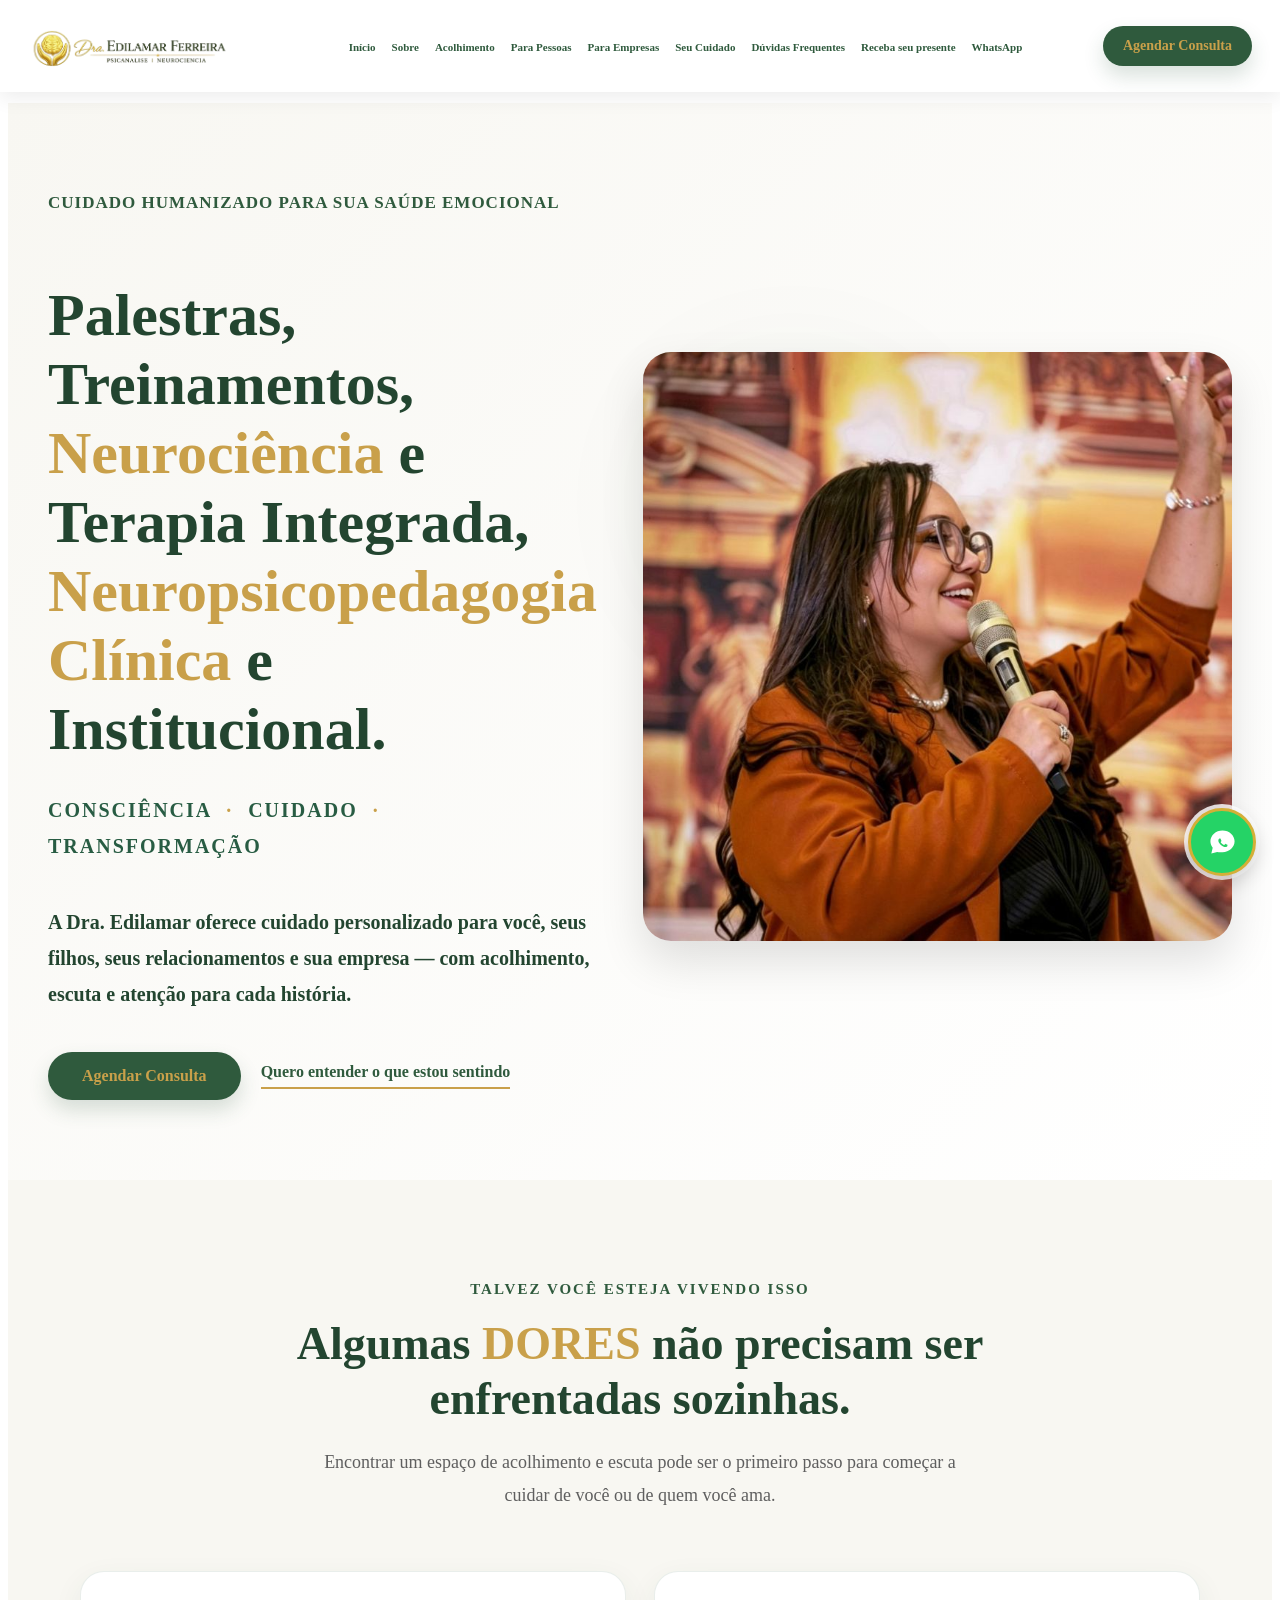
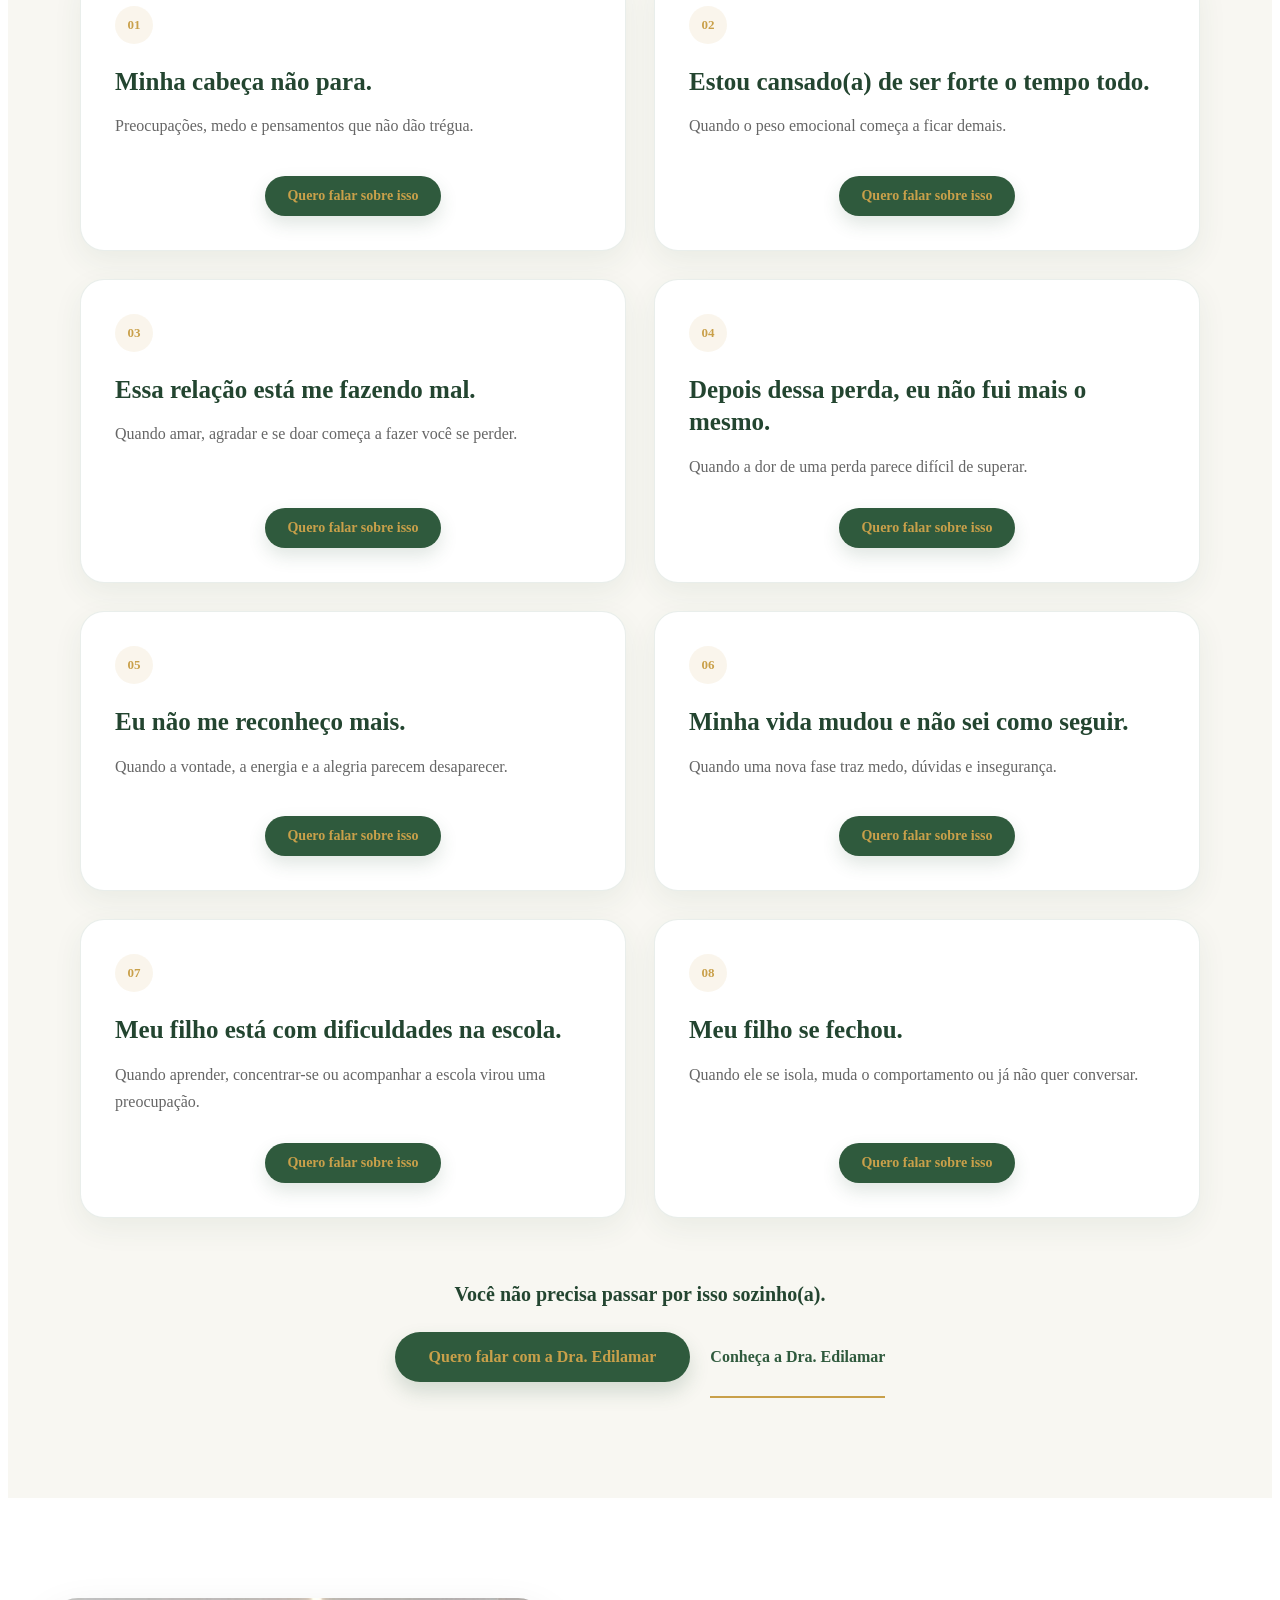
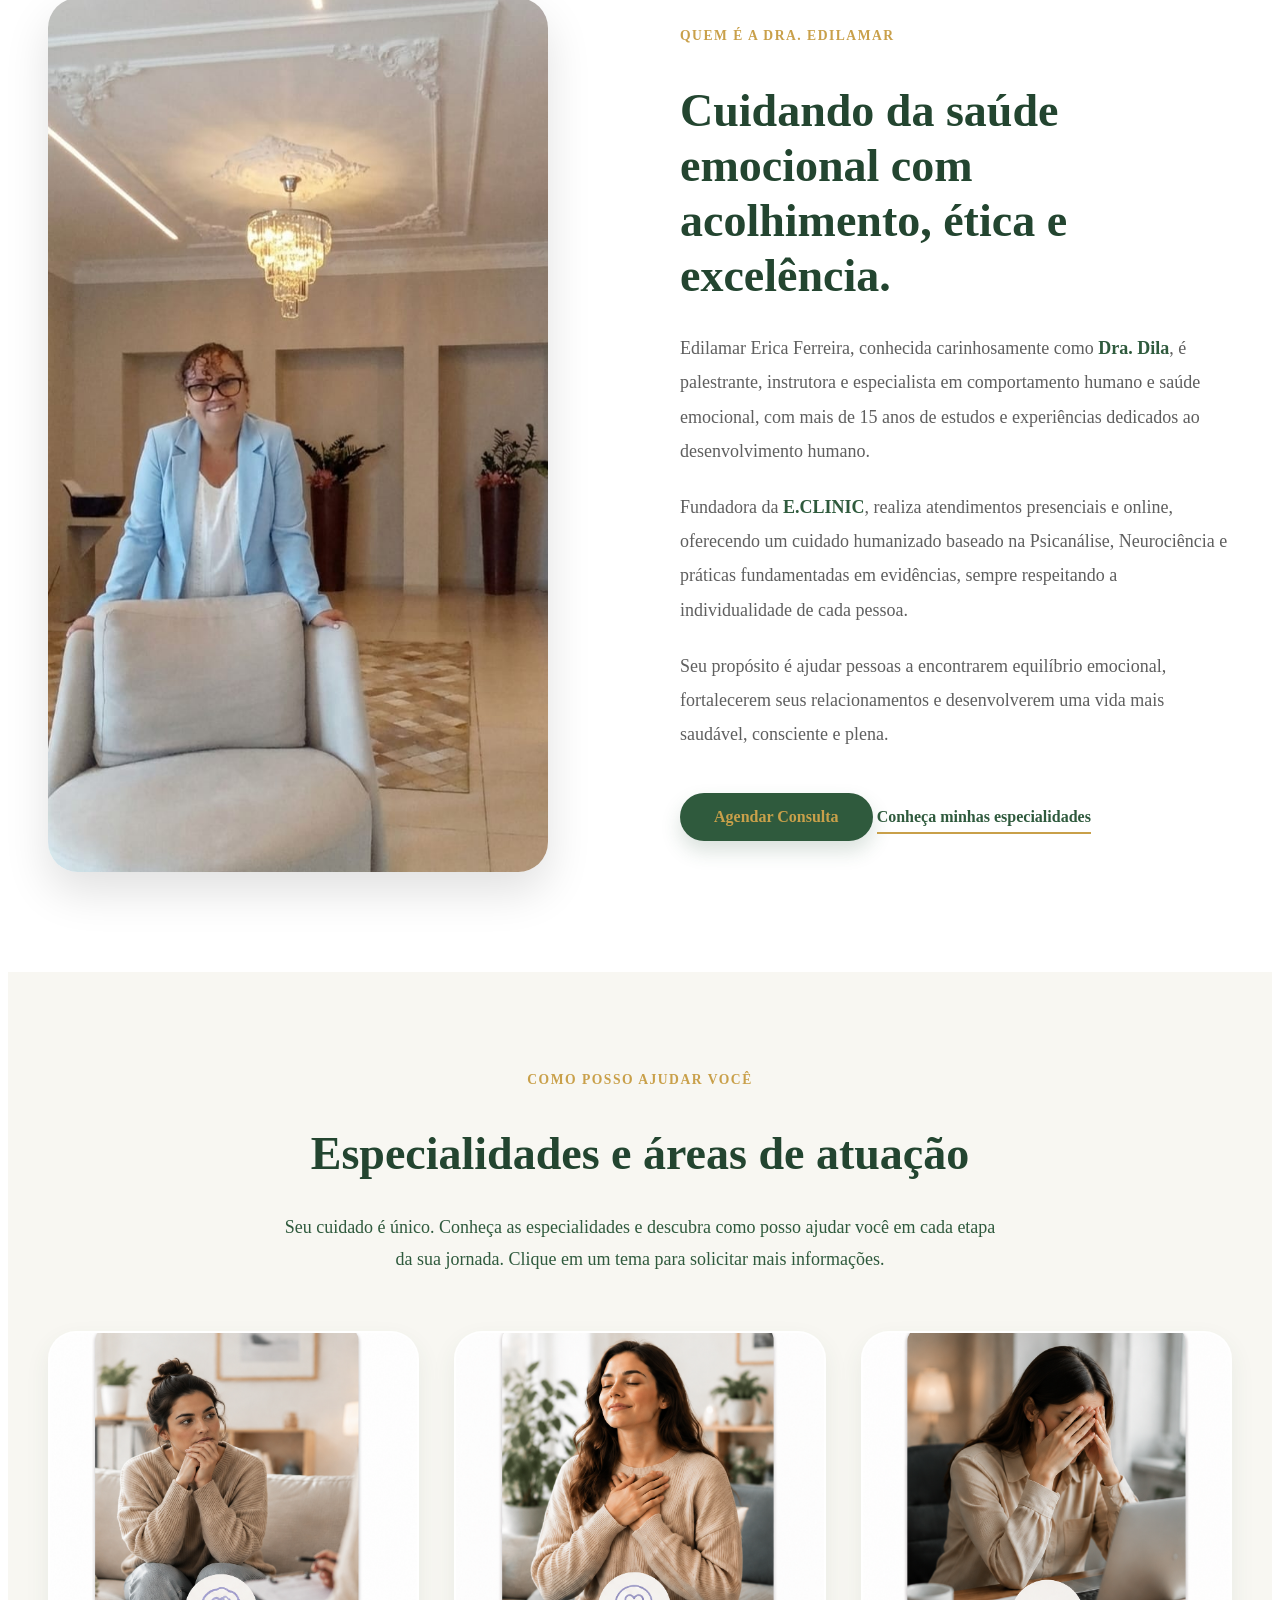
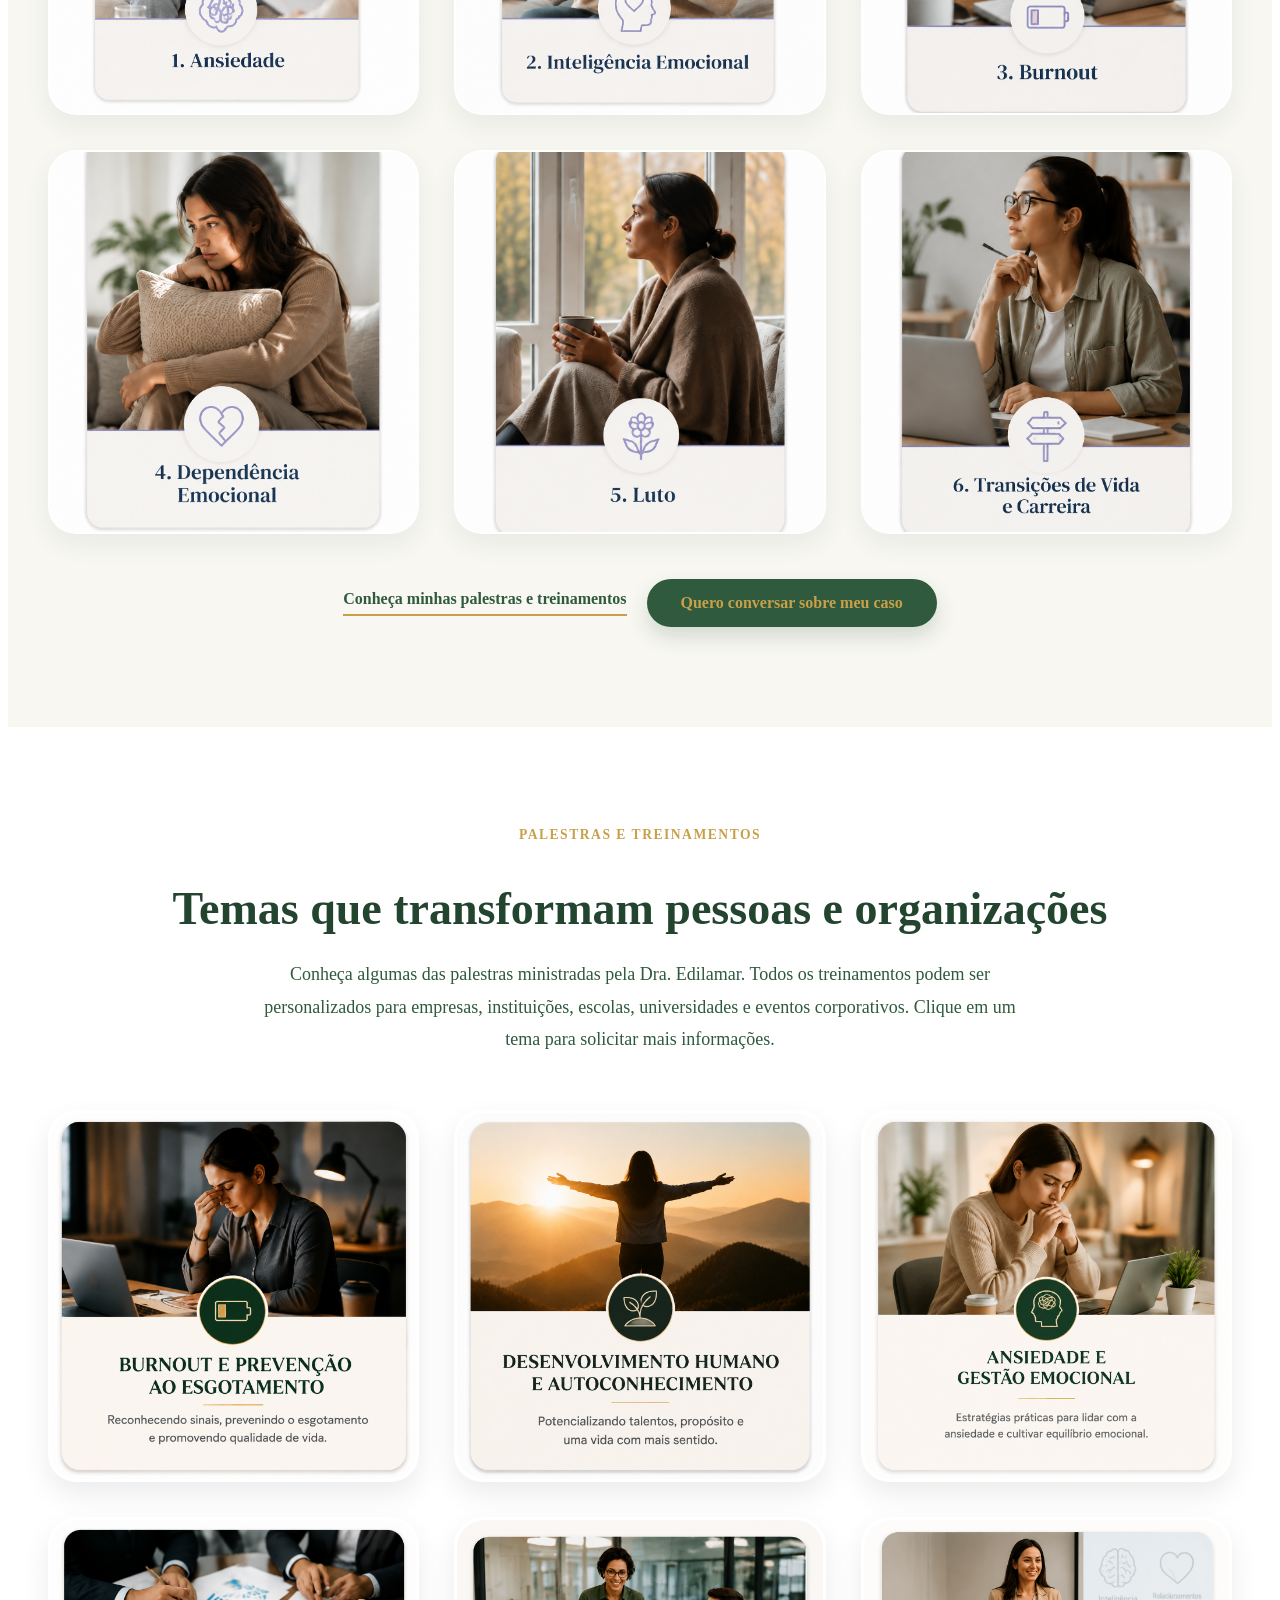
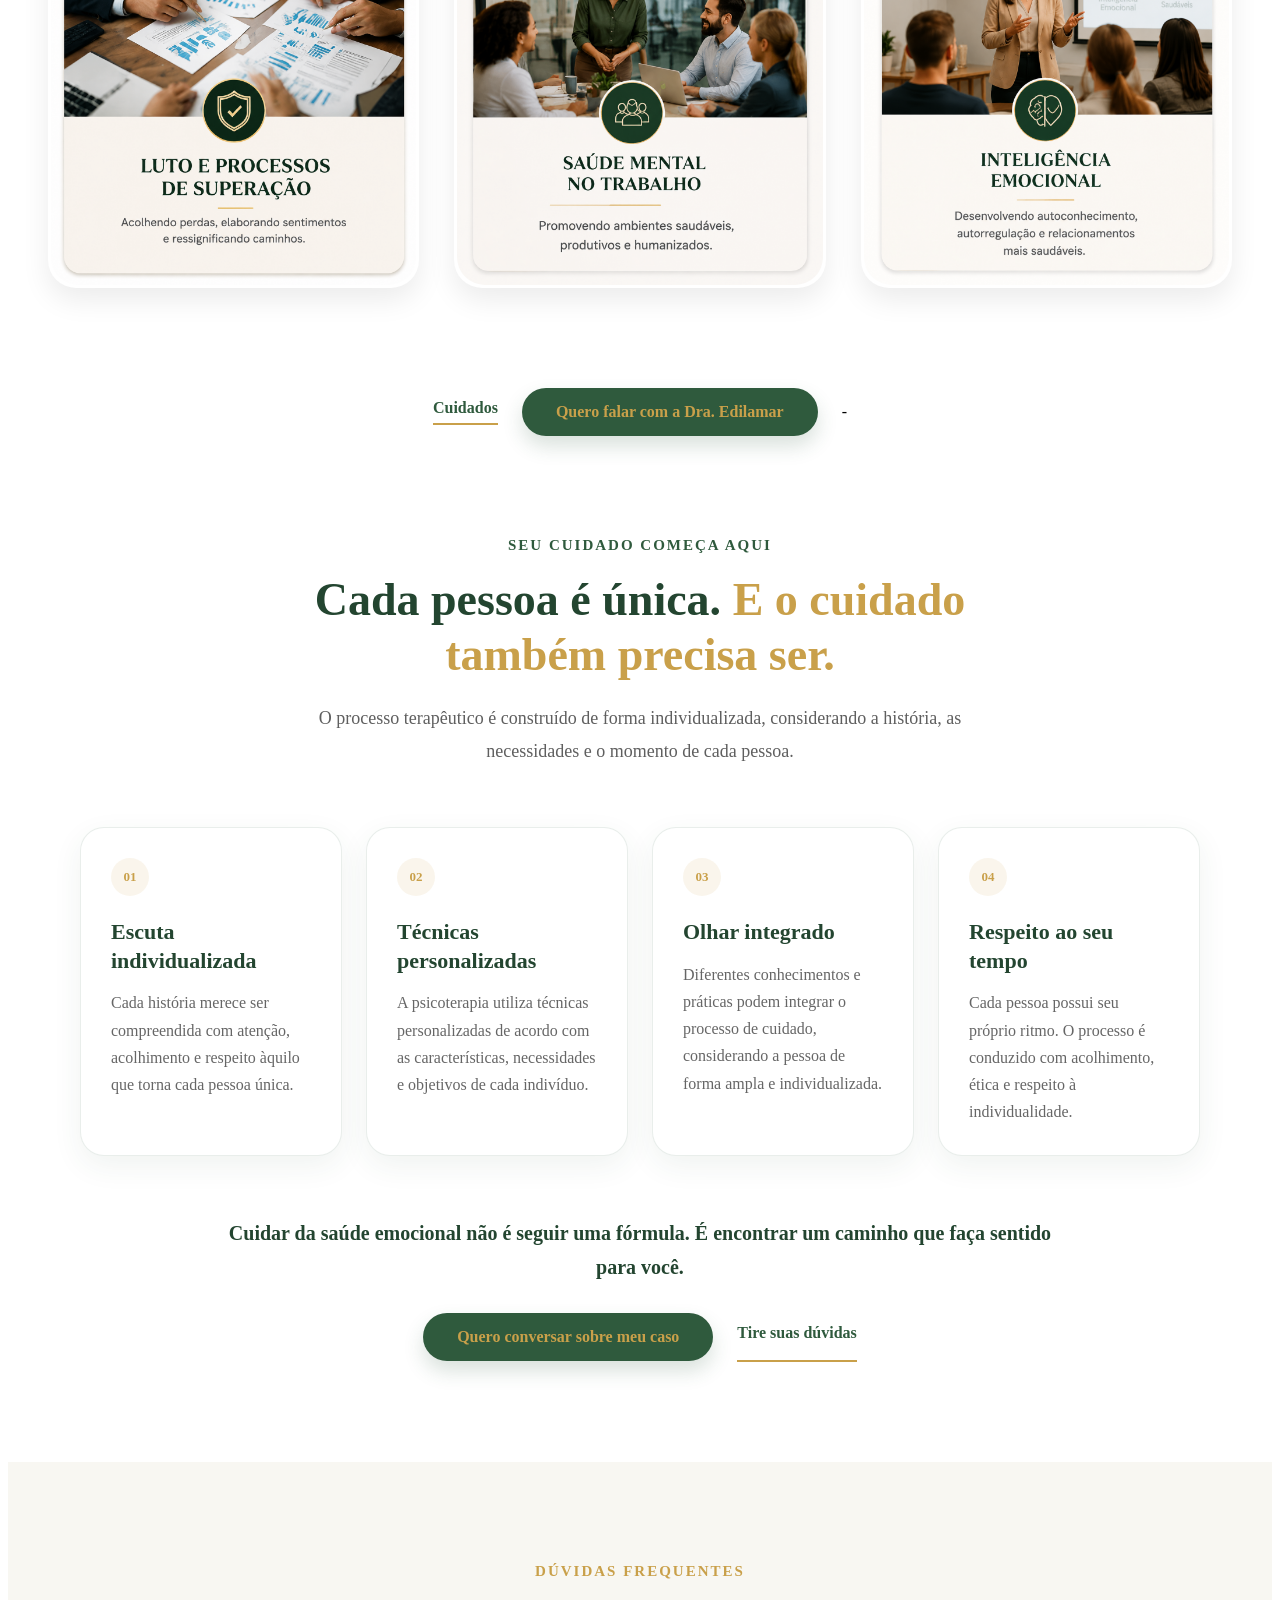
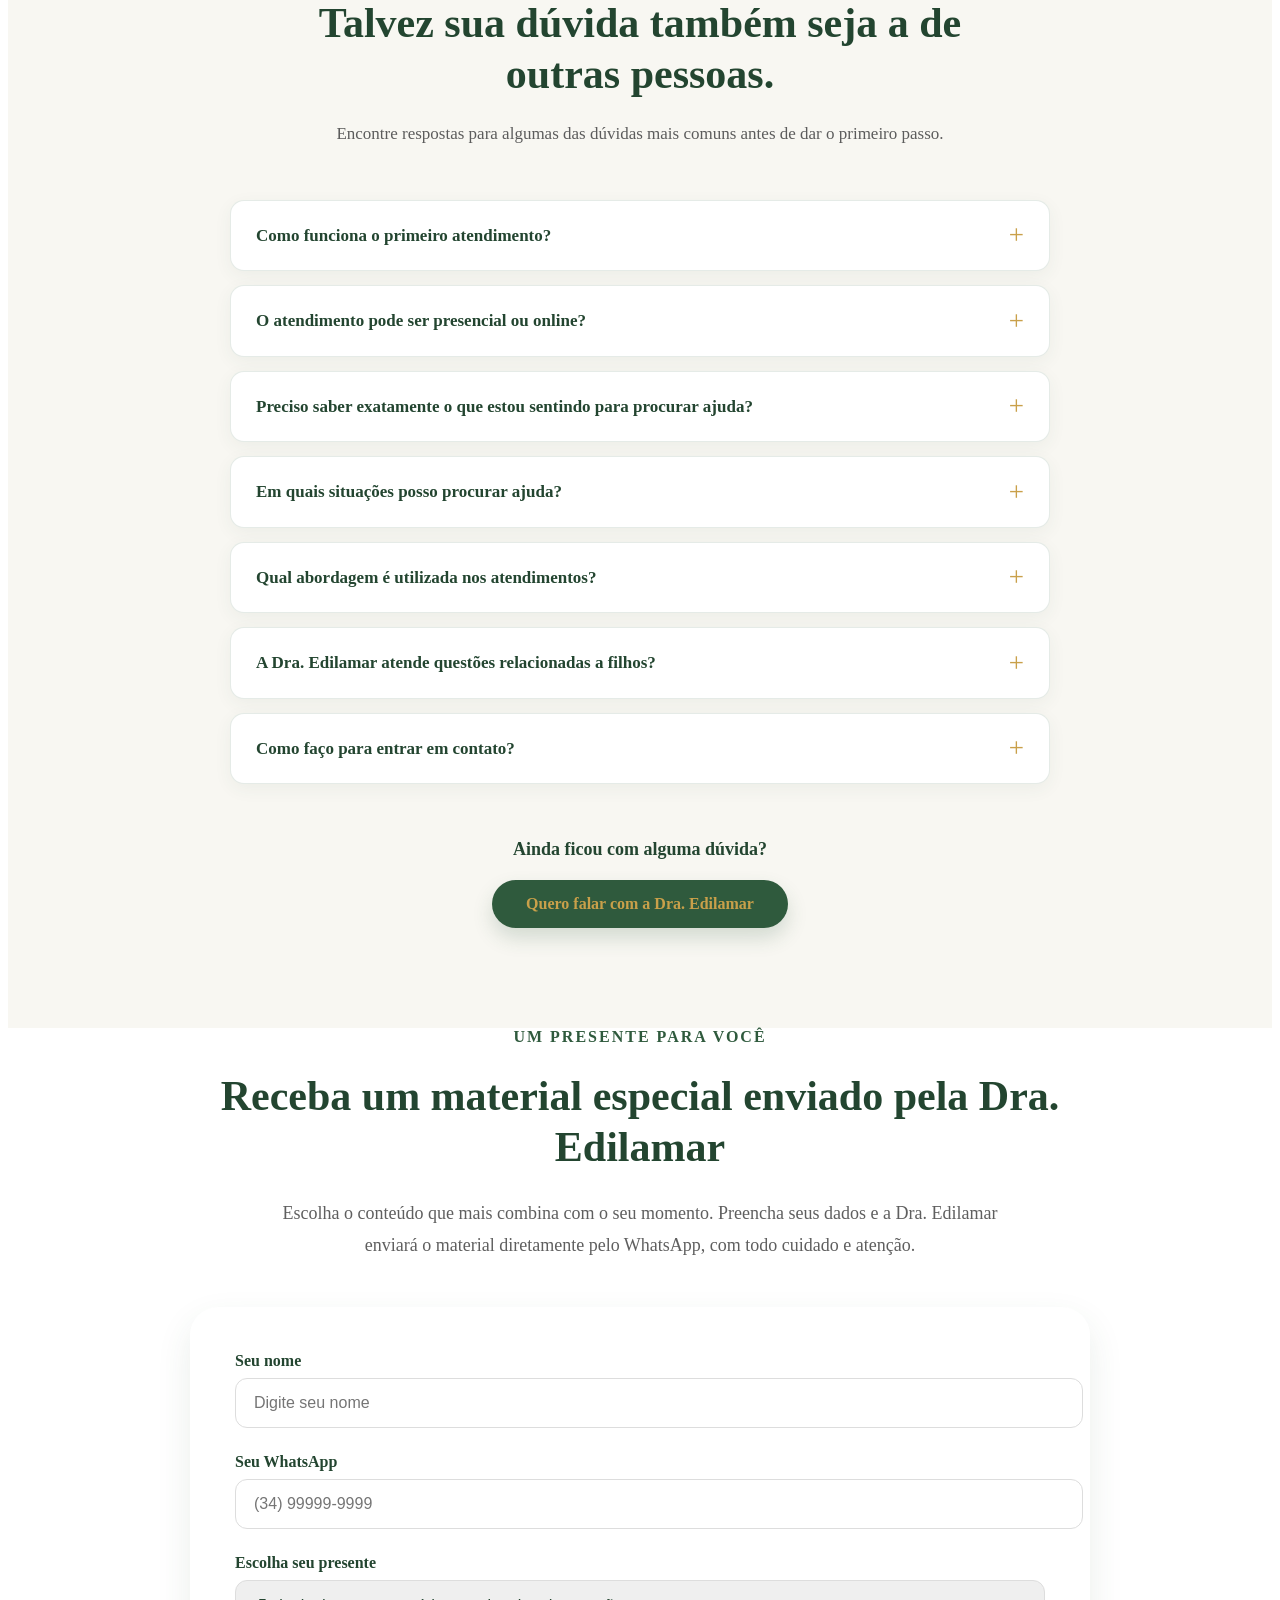
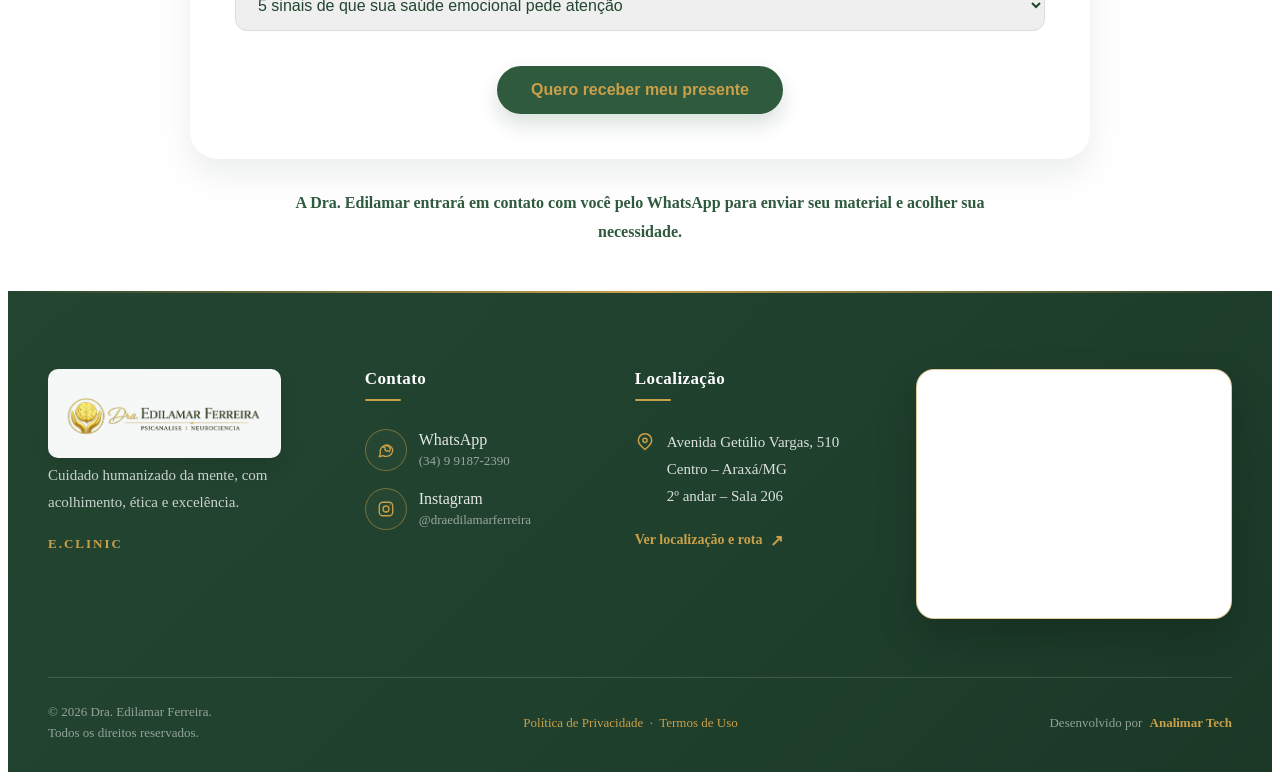
<file: index.html>
<!DOCTYPE html>
<html lang="pt-BR">

    <head>

        <!-- Configurações da página -->
        <meta charset="UTF-8">
        <meta name="viewport" content="width=device-width, initial-scale=1.0">

        <!-- Título -->
        <title>Dra. Edilamar Ferreira</title>

        <!-- CSS -->
        <link rel="stylesheet" href="./css/style.css">

    </head>

    <body>

        <!-- ========================================= -->
        <!-- CABEÇALHO                                 -->
        <!-- ========================================= -->

        <header class="cabecalho">

            <div class="container">

                <!-- Logo -->

                <a href="#inicio" class="logo">

                    <img
                        src="./images/logo/logo.png"
                        alt="Logo Dra. Edilamar Ferreira">

                </a>

                <!-- Menu -->

                <nav class="menu">

                    <ul>

                        <li>
                            <a href="#inicio">Início</a>
                        </li>

                        <li>
                            <a href="#sobre">Sobre</a>
                        </li>

                        <li>
                            <a href="#acolhimento">Acolhimento</a>
                        </li>

                        <li>

                            <a href="#especialidades">Para Pessoas</a>
                        </li>

                        <li>
                            <a href="#palestras">Para Empresas</a>
                        </li>

                        <li>
                            <a href="#cuidado">Seu Cuidado</a>
                        </li>

                        <li>
                            <a href="#duvidas">Dúvidas Frequentes</a>
                        </li>

                        <li>
                            <a href="#presente">Receba seu presente</a>
                        </li>

                        <li>
                            <a
                                href="https://wa.me/5534991872390?text=Ol%C3%A1%2C%20Dra.%20Edilamar.%20Encontrei%20seu%20site%20e%20gostaria%20de%20saber%20mais%20sobre%20o%20atendimento."
                                target="_blank">

                                WhatsApp

                            </a>
                        </li>

                    </ul>

                </nav>

                <button
                    class="menu-mobile"
                    aria-label="Abrir menu"
                    aria-expanded="false"
                    type="button">

                    ☰

                </button>

                <!-- Botão -->

                <a
                    href="https://wa.me/5534991872390?text=Ol%C3%A1%2C%20Dra.%20Edilamar%21%20Encontrei%20seu%20site%20e%20gostaria%20de%20agendar%20uma%20consulta."
                    target="_blank"
                    rel="noopener noreferrer"
                    class="botao">

                    Agendar Consulta

                </a>

            </div>

        </header>
        <!-- ========================================= -->
        <!-- HERO / BANNER                             -->
        <!-- ========================================= -->

        <section class="banner" id="inicio">

            <div class="container-banner">

                <!-- Texto -->

                <div class="banner-texto">

                    <span class="subtitulo">
                        Cuidado humanizado para sua saúde emocional
                    </span>

                    <h1>
                        Palestras, Treinamentos,
                        <span>Neurociência</span> e Terapia Integrada,
                        <span>Neuropsicopedagogia Clínica</span> e
                        Institucional.
                    </h1>

                    <p class="frase-banner">
                        <span>CONSCIÊNCIA</span>
                        <b>·</b>
                        <span>CUIDADO</span>
                        <b>·</b>
                        <span>TRANSFORMAÇÃO</span>
                    </p>

                    <p> <strong> A Dra. Edilamar oferece cuidado personalizado
                            para você,
                            seus filhos, seus relacionamentos e sua empresa —
                            com
                            acolhimento, escuta e atenção para cada
                            história.</strong>
                    </p>

                    <div class="banner-botoes">

                        <a
                            href="https://wa.me/5534991872390?text=Ol%C3%A1%2C%20Dra.%20Edilamar%21%20Encontrei%20seu%20site%20e%20gostaria%20de%20agendar%20uma%20consulta."
                            target="_blank"
                            rel="noopener noreferrer"
                            class="botao">

                            Agendar Consulta

                        </a>
                        <a
                            href="#acolhimento"
                            class="botao-secundario">

                            Quero entender o que estou sentindo

                        </a>

                    </div>

                </div>

                <!-- Foto -->

                <div class="banner-imagem">

                    <img
                        src="./images/fotos/banner-principal.jpg"
                        alt="Dra. Edilamar Ferreira"
                        width="800"
                        height="800">

                </div>

            </div>

        </section>

        <!-- ========================================= -->
        <!-- SEÇÃO: TALVEZ VOCÊ ESTEJA VIVENDO ISSO -->
        <!-- ========================================= -->

        <section class="dores" id="acolhimento">

            <div class="container-dores">

                <!-- TÍTULO E TEXTO -->

                <div class="dores-cabecalho">

                    <span class="titulo-pequeno">
                        TALVEZ VOCÊ ESTEJA VIVENDO ISSO
                    </span>

                    <h2>
                        Algumas <span class="destaque-dourado">DORES</span> não
                        precisam ser enfrentadas sozinhas.
                    </h2>

                    <p>
                        Encontrar um espaço de acolhimento e escuta pode ser
                        o primeiro passo para começar a cuidar de você
                        ou de quem você ama.
                    </p>

                </div>

                <!-- OITO CARDS -->

                <div class="cards-dores">

                    <!-- CARD 01 -->

                    <article class="card-dor">

                        <span class="card-dor-numero">
                            01
                        </span>

                        <h3>
                            Minha cabeça não para.
                        </h3>

                        <p>
                            Preocupações, medo e pensamentos que não dão trégua.
                        </p>

                        <a
                            href="https://wa.me/5534991872390?text=Ol%C3%A1%2C%20Dra.%20Edilamar.%20Vi%20no%20site%20o%20tema%20Minha%20cabe%C3%A7a%20n%C3%A3o%20para%20e%20gostaria%20de%20conversar."
                            target="_blank"
                            rel="noopener noreferrer"
                            class="botao-dor">

                            Quero falar sobre isso

                        </a>

                    </article>

                    <!-- CARD 02 -->

                    <article class="card-dor">

                        <span class="card-dor-numero">
                            02
                        </span>

                        <h3>
                            Estou cansado(a) de ser forte o tempo todo.
                        </h3>

                        <p>
                            Quando o peso emocional começa a ficar demais.
                        </p>

                        <a
                            href="https://wa.me/5534991872390?text=Ol%C3%A1%2C%20Dra.%20Edilamar.%20Vi%20no%20site%20o%20tema%20Estou%20cansado%20de%20ser%20forte%20o%20tempo%20todo%20e%20gostaria%20de%20conversar."
                            target="_blank"
                            rel="noopener noreferrer"
                            class="botao-dor">

                            Quero falar sobre isso

                        </a>

                    </article>

                    <!-- CARD 03 -->

                    <article class="card-dor">

                        <span class="card-dor-numero">
                            03
                        </span>

                        <h3>
                            Essa relação está me fazendo mal.
                        </h3>

                        <p>
                            Quando amar, agradar e se doar começa a fazer você
                            se perder.
                        </p>

                        <a
                            href="https://wa.me/5534991872390?text=Ol%C3%A1%2C%20Dra.%20Edilamar.%20Vi%20no%20site%20o%20tema%20Essa%20rela%C3%A7%C3%A3o%20est%C3%A1%20me%20fazendo%20mal%20e%20gostaria%20de%20conversar."
                            target="_blank"
                            rel="noopener noreferrer"
                            class="botao-dor">

                            Quero falar sobre isso

                        </a>

                    </article>

                    <!-- CARD 04 -->

                    <article class="card-dor">

                        <span class="card-dor-numero">
                            04
                        </span>

                        <h3>
                            Depois dessa perda, eu não fui mais o mesmo.
                        </h3>

                        <p>
                            Quando a dor de uma perda parece difícil de superar.
                        </p>

                        <a
                            href="https://wa.me/5534991872390?text=Ol%C3%A1%2C%20Dra.%20Edilamar.%20Vi%20no%20site%20o%20tema%20Depois%20dessa%20perda%20e%20gostaria%20de%20conversar."
                            target="_blank"
                            rel="noopener noreferrer"
                            class="botao-dor">

                            Quero falar sobre isso

                        </a>

                    </article>

                    <!-- CARD 05 -->

                    <article class="card-dor">

                        <span class="card-dor-numero">
                            05
                        </span>

                        <h3>
                            Eu não me reconheço mais.
                        </h3>

                        <p>
                            Quando a vontade, a energia e a alegria parecem
                            desaparecer.
                        </p>

                        <a
                            href="https://wa.me/5534991872390?text=Ol%C3%A1%2C%20Dra.%20Edilamar.%20Vi%20no%20site%20o%20tema%20Eu%20n%C3%A3o%20me%20reconhe%C3%A7o%20mais%20e%20gostaria%20de%20conversar."
                            target="_blank"
                            rel="noopener noreferrer"
                            class="botao-dor">

                            Quero falar sobre isso

                        </a>

                    </article>

                    <!-- CARD 06 -->

                    <article class="card-dor">

                        <span class="card-dor-numero">
                            06
                        </span>

                        <h3>
                            Minha vida mudou e não sei como seguir.
                        </h3>

                        <p>
                            Quando uma nova fase traz medo, dúvidas e
                            insegurança.
                        </p>

                        <a
                            href="https://wa.me/5534991872390?text=Ol%C3%A1%2C%20Dra.%20Edilamar.%20Vi%20no%20site%20o%20tema%20Minha%20vida mudou e n%C3%A3o sei como seguir e gostaria de conversar."
                            target="_blank"
                            rel="noopener noreferrer"
                            class="botao-dor">

                            Quero falar sobre isso

                        </a>

                    </article>

                    <!-- CARD 07 -->

                    <article class="card-dor">

                        <span class="card-dor-numero">
                            07
                        </span>

                        <h3>
                            Meu filho está com dificuldades na escola.
                        </h3>

                        <p>
                            Quando aprender, concentrar-se ou acompanhar a
                            escola virou uma preocupação.
                        </p>

                        <a
                            href="https://wa.me/5534991872390?text=Ol%C3%A1%2C%20Dra.%20Edilamar.%20Vi%20no%20site%20o%20tema%20Meu%20filho%20est%C3%A1%20com%20dificuldades%20na%20escola%20e%20gostaria%20de%20conversar."
                            target="_blank"
                            rel="noopener noreferrer"
                            class="botao-dor">

                            Quero falar sobre isso

                        </a>

                    </article>

                    <!-- CARD 08 -->

                    <article class="card-dor">

                        <span class="card-dor-numero">
                            08
                        </span>

                        <h3>
                            Meu filho se fechou.
                        </h3>

                        <p>
                            Quando ele se isola, muda o comportamento ou já não
                            quer conversar.
                        </p>

                        <a
                            href="https://wa.me/5534991872390?text=Ol%C3%A1%2C%20Dra.%20Edilamar.%20Vi%20no%20site%20o%20tema%20Meu%20filho%20se%20fechou%20e%20gostaria%20de%20conversar."
                            target="_blank"
                            rel="noopener noreferrer"
                            class="botao-dor">

                            Quero falar sobre isso

                        </a>

                    </article>

                </div>

                <!-- BOTÃO FINAL -->

                <div class="dores-final">

                    <p>
                        Você não precisa passar por isso sozinho(a).
                    </p>

                    <a
                        href="https://wa.me/5534991872390?text=Ol%C3%A1%2C%20Dra.%20Edilamar.%20Gostaria%20de%20conversar."
                        target="_blank"
                        rel="noopener noreferrer"
                        class="botao">

                        Quero falar com a Dra. Edilamar

                    </a>
                    <a
                        href="#sobre"
                        class="botao-secundario">

                        Conheça a Dra. Edilamar

                    </a>

                </div>

            </div>

        </section>
        <!-- ========================================= -->
        <!-- QUEM É A DRA. EDILAMAR                    -->
        <!-- ========================================= -->

        <section class="sobre" id="sobre">

            <div class="container-sobre">

                <!-- Foto -->

                <div class="sobre-imagem">

                    <img
                        src="./images/fotos/sobre-mim.jpg"
                        alt="Dra. Edilamar Ferreira">

                </div>

                <!-- Conteúdo -->

                <div class="sobre-texto">

                    <span class="titulo-pequeno">

                        QUEM É A DRA. EDILAMAR

                    </span>

                    <h2>

                        Cuidando da saúde emocional
                        com acolhimento, ética e excelência.

                    </h2>

                    <p>

                        Edilamar Erica Ferreira, conhecida carinhosamente como
                        <strong>Dra. Dila</strong>, é palestrante, instrutora e
                        especialista em comportamento humano e saúde emocional,
                        com mais de 15 anos de estudos e experiências dedicados
                        ao desenvolvimento humano.

                    </p>

                    <p>

                        Fundadora da <strong>E.CLINIC</strong>, realiza
                        atendimentos
                        presenciais e online, oferecendo um cuidado humanizado
                        baseado na Psicanálise, Neurociência e práticas
                        fundamentadas
                        em evidências, sempre respeitando a individualidade de
                        cada
                        pessoa.

                    </p>

                    <p>

                        Seu propósito é ajudar pessoas a encontrarem equilíbrio
                        emocional, fortalecerem seus relacionamentos e
                        desenvolverem
                        uma vida mais saudável, consciente e plena.

                    </p>
                    <a
                        href="https://wa.me/5534991872390?text=Ol%C3%A1%2C%20Dra.%20Edilamar%21%20Encontrei%20seu%20site%20e%20gostaria%20de%20agendar%20uma%20consulta."
                        target="_blank"
                        rel="noopener noreferrer"
                        class="botao">

                        Agendar Consulta

                    </a>
                    <a
                        href="#especialidades"
                        class="botao-secundario">

                        Conheça minhas especialidades

                    </a>

                </div>

            </div>

        </section>
        <!-- ========================================= -->
        <!-- ESPECIALIDADES                            -->
        <!-- ========================================= -->

        <section class="especialidades" id="especialidades">

            <div class="container">

                <span class="titulo-pequeno">
                    COMO POSSO AJUDAR VOCÊ
                </span>

                <h2>
                    Especialidades e áreas de atuação
                </h2>
                <p class="especialidades-descricao">
                    Seu cuidado é único. Conheça as especialidades e descubra
                    como posso ajudar você em cada etapa da sua jornada.
                    Clique em um tema para solicitar mais informações.
                </p>

                <div class="cards-especialidades">

                    <!-- Ansiedade -->

                    <a
                        href="https://wa.me/5534991872390?text=Ol%C3%A1%2C%20Dra.%20Edilamar.%20Vi%20no%20site%20a%20especialidade%20Ansiedade%20e%20gostaria%20de%20saber%20mais%20sobre%20o%20atendimento%20relacionado%20a%20essa%20quest%C3%A3o."
                        target="_blank"
                        rel="noopener noreferrer"
                        class="card-especialidade">

                        <img
                            src="./images/cards/ansiedade.png"
                            alt="Ansiedade">

                        <!-- Inteligência Emocional -->

                        <a
                            href="https://wa.me/5534991872390?text=Ol%C3%A1%2C%20Dra.%20Edilamar.%20Vi%20no%20site%20a%20especialidade%20Intelig%C3%AAncia%20Emocional%20e%20gostaria%20de%20saber%20mais%20sobre%20o%20atendimento."
                            target="_blank"
                            rel="noopener noreferrer"
                            class="card-especialidade">

                            <img
                                src="./images/cards/inteligencia-emocional.png"
                                alt="Inteligência Emocional">

                        </a>

                        <!-- Burnout -->

                        <a
                            href="https://wa.me/5534991872390?text=Ol%C3%A1%2C%20Dra.%20Edilamar.%20Vi%20no%20site%20a%20especialidade%20Burnout%20e%20gostaria%20de%20saber%20mais%20sobre%20o%20atendimento%20relacionado%20a%20essa%20quest%C3%A3o."
                            target="_blank"
                            rel="noopener noreferrer"
                            class="card-especialidade">

                            <img
                                src="./images/cards/burnout.png"
                                alt="Burnout">

                        </a>

                        <!-- Dependência Emocional -->

                        <a
                            href="https://wa.me/5534991872390?text=Ol%C3%A1%2C%20Dra.%20Edilamar.%20Vi%20no%20site%20a%20especialidade%20Depend%C3%AAncia%20Emocional%20e%20gostaria%20de%20saber%20mais%20sobre%20o%20atendimento."
                            target="_blank"
                            rel="noopener noreferrer"
                            class="card-especialidade">

                            <img
                                src="./images/cards/dependencia-emocional.png"
                                alt="Dependência Emocional">

                        </a>

                        <!-- Luto -->

                        <a
                            href="https://wa.me/5534991872390?text=Ol%C3%A1%2C%20Dra.%20Edilamar.%20Vi%20no%20site%20a%20especialidade%20Luto%20e%20gostaria%20de%20saber%20mais%20sobre%20o%20atendimento%20relacionado%20a%20essa%20quest%C3%A3o."
                            target="_blank"
                            rel="noopener noreferrer"
                            class="card-especialidade">

                            <img
                                src="./images/cards/luto.png"
                                alt="Luto">

                        </a>

                        <!-- Transições -->

                        <a
                            href="https://wa.me/5534991872390?text=Ol%C3%A1%2C%20Dra.%20Edilamar.%20Vi%20no%20site%20a%20especialidade%20Transi%C3%A7%C3%B5es%20de%20Vida%20e%20Carreira%20e%20gostaria%20de%20saber%20mais%20sobre%20o%20atendimento."
                            target="_blank"
                            rel="noopener noreferrer"
                            class="card-especialidade">

                            <img
                                src="./images/cards/transicoes.png"
                                alt="Transições de Vida e Carreira">

                        </a>

                    </div>
                    <!-- BOTÕES DA SEÇÃO ESPECIALIDADES -->

                    <div class="especialidades-botoes">

                        <a
                            href="#palestras"
                            class="botao-secundario">

                            Conheça minhas palestras e treinamentos

                        </a>

                        <a
                            href="https://wa.me/5534991872390?text=Ol%C3%A1%2C%20Dra.%20Edilamar.%20Gostaria%20de%20conversar%20sobre%20meu%20caso."
                            target="_blank"
                            rel="noopener noreferrer"
                            class="botao">

                            Quero conversar sobre meu caso

                        </a>

                    </div>
                </div>

            </section>

            <!-- ========================================= -->
            <!-- PALESTRAS                                -->
            <!-- ========================================= -->

            <section class="palestras" id="palestras">

                <div class="container">

                    <span class="titulo-pequeno">
                        PALESTRAS E TREINAMENTOS
                    </span>

                    <h2>
                        Temas que transformam pessoas e organizações
                    </h2>

                    <p class="palestras-descricao">
                        Conheça algumas das palestras ministradas pela Dra.
                        Edilamar.
                        Todos os treinamentos podem ser personalizados para
                        empresas,
                        instituições, escolas, universidades e eventos
                        corporativos.
                        Clique em um tema para solicitar mais informações.
                    </p>

                    <div class="cards-palestras">

                        <!-- Burnout -->

                        <a
                            href="https://wa.me/5534991872390?text=Ol%C3%A1%2C%20Dra.%20Edilamar.%20Vi%20no%20site%20a%20palestra%20Burnout%20e%20Preven%C3%A7%C3%A3o%20ao%20Esgotamento%20e%20gostaria%20de%20saber%20mais%20sobre%20este%20tema."
                            target="_blank"
                            rel="noopener noreferrer"
                            class="card-palestra">

                            <img
                                src="./images/cards-palestras/burnout-prevencao-ao-esgotamento.png"
                                alt="Burnout - Prevenção ao Esgotamento">

                        </a>

                        <!-- Desenvolvimento Humano -->

                        <a
                            href="https://wa.me/5534991872390?text=Ol%C3%A1%2C%20Dra.%20Edilamar.%20Vi%20no%20site%20a%20palestra%20Desenvolvimento%20Humano%20e%20Autoconhecimento%20e%20gostaria%20de%20saber%20mais%20sobre%20este%20tema."
                            target="_blank"
                            rel="noopener noreferrer"
                            class="card-palestra">

                            <img
                                src="./images/cards-palestras/desenvolvimento-humani-e-auto-conhecimento.png"
                                alt="Desenvolvimento Humano e Autoconhecimento">

                        </a>

                        <!-- Ansiedade e Gestão Emocional -->

                        <a
                            href="https://wa.me/5534991872390?text=Ol%C3%A1%2C%20Dra.%20Edilamar.%20Vi%20no%20site%20a%20palestra%20Ansiedade%20e%20Gest%C3%A3o%20Emocional%20e%20gostaria%20de%20saber%20mais%20sobre%20este%20tema."
                            target="_blank"
                            rel="noopener noreferrer"
                            class="card-palestra">

                            <img
                                src="./images/cards-palestras/gestao-emocional.png"
                                alt="Ansiedade e Gestão Emocional">

                        </a>

                        <!-- Luto -->

                        <a
                            href="https://wa.me/5534991872390"
                            target="_blank"
                            rel="noopener noreferrer"
                            class="card-palestra">

                            <img
                                src="./images/cards-palestras/luto-e-processo-de-superacao.png"
                                alt="Luto e Processo de Superação">

                        </a>

                        <!-- Saúde Mental -->

                        <a
                            href="https://wa.me/5534991872390"
                            target="_blank"
                            rel="noopener noreferrer"
                            class="card-palestra">

                            <img
                                src="./images/cards-palestras/saude-mental-no-trabalho.png"
                                alt="Saúde Mental no Trabalho">

                        </a>
                        <!-- Inteligência Emocional no Trabalho -->

                        <a
                            href="https://wa.me/5534991872390?text=Ol%C3%A1%2C%20Dra.%20Edilamar.%20Vi%20no%20site%20a%20palestra%20Intelig%C3%AAncia%20Emocional%20no%20Trabalho%20e%20gostaria%20de%20saber%20mais%20sobre%20este%20tema."
                            target="_blank"
                            rel="noopener noreferrer"
                            class="card-palestra">

                            <img
                                src="./images/cards-palestras/inteligencia-emocional-no-trabalho.png"
                                alt="Inteligência Emocional no Trabalho">

                        </a>

                    </div>

                </div>

            </section>

            <div class="palestras-botoes">

                <a
                    href="#cuidado"
                    class="botao-secundario">

                    Cuidados

                </a>

                <a
                    href="https://wa.me/5534991872390?text=Ol%C3%A1%2C%20Dra.%20Edilamar.%20Encontrei%20seu%20site%20e%20gostaria%20de%20conversar%20sobre%20o%20atendimento."
                    target="_blank"
                    rel="noopener noreferrer"
                    class="botao">

                    Quero falar com a Dra. Edilamar

                </a>-

            </div>

            <!-- ========================================= -->
            <!-- SEU CUIDADO COMEÇA AQUI                  -->
            <!-- ========================================= -->

            <section class="cuidado" id="cuidado">

                <div class="container-cuidado">

                    <div class="cuidado-cabecalho">

                        <span class="titulo-pequeno">
                            SEU CUIDADO COMEÇA AQUI
                        </span>

                        <h2>
                            Cada pessoa é única.
                            <span class="destaque-dourado">
                                E o cuidado também precisa ser.
                            </span>
                        </h2>

                        <p>
                            O processo terapêutico é construído de forma
                            individualizada, considerando a história, as
                            necessidades e o momento de cada pessoa.
                        </p>

                    </div>

                    <div class="cards-cuidado">

                        <a
                            href="https://wa.me/5534991872390?text=Ol%C3%A1%2C%20Dra.%20Edilamar.%20Vi%20no%20site%20a%20se%C3%A7%C3%A3o%20Seu%20Cuidado%20Come%C3%A7a%20Aqui%20e%20me%20interessei%20pela%20escuta%20individualizada."
                            target="_blank"
                            rel="noopener noreferrer"
                            class="card-cuidado">

                            <span class="card-cuidado-numero">01</span>

                            <h3>Escuta individualizada</h3>

                            <p>
                                Cada história merece ser compreendida com
                                atenção, acolhimento e respeito àquilo que
                                torna cada pessoa única.
                            </p>

                        </a>

                        <a
                            href="https://wa.me/5534991872390?text=Ol%C3%A1%2C%20Dra.%20Edilamar.%20Vi%20no%20site%20a%20se%C3%A7%C3%A3o%20Seu%20Cuidado%20Come%C3%A7a%20Aqui%20e%20me%20interessei%20pelas%20t%C3%A9cnicas%20personalizadas%20na%20psicoterapia."
                            target="_blank"
                            rel="noopener noreferrer"
                            class="card-cuidado">

                            <span class="card-cuidado-numero">02</span>

                            <h3>Técnicas personalizadas</h3>

                            <p>
                                A psicoterapia utiliza técnicas personalizadas
                                de acordo com as características, necessidades
                                e objetivos de cada indivíduo.
                            </p>

                        </a>

                        <a
                            href="https://wa.me/5534991872390?text=Ol%C3%A1%2C%20Dra.%20Edilamar.%20Vi%20no%20site%20a%20se%C3%A7%C3%A3o%20Seu%20Cuidado%20Come%C3%A7a%20Aqui%20e%20me%20interessei%20pelo%20olhar%20integrado."
                            target="_blank"
                            rel="noopener noreferrer"
                            class="card-cuidado">

                            <span class="card-cuidado-numero">03</span>

                            <h3>Olhar integrado</h3>

                            <p>
                                Diferentes conhecimentos e práticas podem
                                integrar o processo de cuidado, considerando
                                a pessoa de forma ampla e individualizada.
                            </p>

                        </a>

                        <a
                            href="https://wa.me/5534991872390?text=Ol%C3%A1%2C%20Dra.%20Edilamar.%20Vi%20no%20site%20a%20se%C3%A7%C3%A3o%20Seu%20Cuidado%20Come%C3%A7a%20Aqui%20e%20me%20identifiquei%20com%20o%20respeito%20ao%20tempo%20de%20cada%20pessoa."
                            target="_blank"
                            rel="noopener noreferrer"
                            class="card-cuidado">

                            <span class="card-cuidado-numero">04</span>

                            <h3>Respeito ao seu tempo</h3>

                            <p>
                                Cada pessoa possui seu próprio ritmo.
                                O processo é conduzido com acolhimento,
                                ética e respeito à individualidade.
                            </p>

                        </a>

                    </div>

                    <div class="cuidado-final">

                        <p>
                            Cuidar da saúde emocional não é seguir uma fórmula.
                            É encontrar um caminho que faça sentido para você.
                        </p>

                        <div class="cuidado-botoes">

                            <a
                                href="https://wa.me/5534991872390?text=Ol%C3%A1%2C%20Dra.%20Edilamar.%20Vi%20no%20site%20a%20se%C3%A7%C3%A3o%20Seu%20Cuidado%20Come%C3%A7a%20Aqui%20e%20gostaria%20de%20conversar%20sobre%20meu%20caso."
                                target="_blank"
                                rel="noopener noreferrer"
                                class="botao">

                                Quero conversar sobre meu caso

                            </a>

                            <a
                                href="#duvidas"
                                class="botao-secundario">

                                Tire suas dúvidas

                            </a>

                        </div>

                    </div>

                </div>

            </section>

            <!-- ========================================= -->
            <!-- DÚVIDAS FREQUENTES                       -->
            <!-- ========================================= -->

            <section class="duvidas" id="duvidas">

                <div class="container-duvidas">

                    <span class="titulo-pequeno">
                        DÚVIDAS FREQUENTES
                    </span>

                    <h2>
                        Talvez sua dúvida também seja a de outras pessoas.
                    </h2>

                    <p class="duvidas-descricao">
                        Encontre respostas para algumas das dúvidas mais
                        comuns
                        antes de dar o primeiro passo.
                    </p>

                    <div class="lista-duvidas">

                        <details>
                            <summary>
                                Como funciona o primeiro atendimento?
                            </summary>

                            <p>
                                O primeiro atendimento é um espaço de
                                acolhimento e
                                escuta,
                                para compreender o que você está vivendo e
                                conhecer
                                melhor
                                suas necessidades.
                            </p>
                        </details>

                        <details>
                            <summary>
                                O atendimento pode ser presencial ou online?
                            </summary>

                            <p>
                                Sim. A Dra. Edilamar realiza atendimentos
                                presenciais
                                e online.
                            </p>
                        </details>

                        <details>
                            <summary>
                                Preciso saber exatamente o que estou
                                sentindo para
                                procurar ajuda?
                            </summary>

                            <p>
                                Não. Muitas vezes, a pessoa percebe apenas
                                que algo
                                não
                                está bem. Procurar acolhimento pode ser o
                                primeiro
                                passo
                                para compreender melhor o que está
                                acontecendo.
                            </p>
                        </details>

                        <details>
                            <summary>
                                Em quais situações posso procurar ajuda?
                            </summary>

                            <p>
                                A Dra. Edilamar atua em diferentes áreas
                                relacionadas
                                à saúde emocional, comportamento humano,
                                relacionamentos,
                                luto, ansiedade, burnout e momentos de
                                transição.
                            </p>
                        </details>

                        <details>
                            <summary>
                                Qual abordagem é utilizada nos atendimentos?
                            </summary>

                            <p>
                                O trabalho utiliza Psicanálise, Neurociência
                                e
                                práticas
                                fundamentadas em evidências, além de
                                psicoterapia
                                com técnicas
                                personalizadas para cada indivíduo, sempre
                                respeitando a
                                singularidade e as necessidades de cada
                                pessoa.
                            </p>
                        </details>

                        <details>
                            <summary>
                                A Dra. Edilamar atende questões relacionadas
                                a
                                filhos?
                            </summary>

                            <p>
                                A atuação também contempla a
                                Neuropsicopedagogia
                                Clínica
                                e Institucional e questões relacionadas ao
                                desenvolvimento.
                            </p>
                        </details>

                        <details>
                            <summary>
                                Como faço para entrar em contato?
                            </summary>

                            <p>
                                Você pode entrar em contato pelo WhatsApp
                                para
                                conversar
                                sobre seu caso e saber mais sobre o
                                atendimento.
                            </p>
                        </details>

                    </div>

                    <div class="duvidas-final">

                        <p>
                            Ainda ficou com alguma dúvida?
                        </p>

                        <a
                            href="https://wa.me/5534991872390?text=Ol%C3%A1%2C%20Dra.%20Edilamar.%20Encontrei%20seu%20site%20e%20gostaria%20de%20conversar%20sobre%20o%20atendimento."
                            target="_blank"
                            rel="noopener noreferrer"
                            class="botao">

                            Quero falar com a Dra. Edilamar

                        </a>

                    </div>

                </div>

            </section>

            <!-- ========================================= -->
            <!-- SEÇÃO: RECEBA SEU PRESENTE               -->
            <!-- ========================================= -->

            <section class="presente" id="presente">

                <div class="container-presente">

                    <span class="titulo-pequeno">
                        UM PRESENTE PARA VOCÊ
                    </span>

                    <h2>
                        Receba um material especial enviado pela Dra. Edilamar
                    </h2>

                    <p>
                        Escolha o conteúdo que mais combina com o seu momento.
                        Preencha seus dados e a Dra. Edilamar enviará o material
                        diretamente pelo WhatsApp, com todo cuidado e atenção.
                    </p>

                    <form class="formulario-presente" id="formulario-presente">

                        <div class="campo-formulario">

                            <label for="nome">
                                Seu nome
                            </label>

                            <input
                                type="text"
                                id="nome"
                                name="nome"
                                placeholder="Digite seu nome"
                                required>

                        </div>

                        <div class="campo-formulario">

                            <label for="whatsapp">
                                Seu WhatsApp
                            </label>

                            <input
                                type="tel"
                                id="whatsapp"
                                name="whatsapp"
                                placeholder="(34) 99999-9999"
                                required>

                        </div>

                        <div class="campo-formulario">

                            <label for="presente">
                                Escolha seu presente
                            </label>

                            <select
                                id="presente"
                                name="presente"
                                required>

                                <option
                                    value="5 sinais de que sua saúde emocional pede atenção">
                                    5 sinais de que sua saúde emocional pede
                                    atenção
                                </option>

                                <option
                                    value="Como cuidar melhor das emoções do seu filho">
                                    Como cuidar melhor das emoções do seu filho
                                </option>

                                <option value="Relacionamentos mais saudáveis">
                                    Relacionamentos mais saudáveis
                                </option>

                                <option
                                    value="Saúde emocional no ambiente de trabalho">
                                    Saúde emocional no ambiente de trabalho
                                </option>

                            </select>

                        </div>

                        <button
                            type="submit"
                            class="botao"
                            id="botao-presente">

                            Quero receber meu presente

                        </button>

                    </form>

                    <p class="mensagem-cuidado">
                        A Dra. Edilamar entrará em contato com você pelo
                        WhatsApp
                        para enviar seu material e acolher sua necessidade.
                    </p>

                </div>

            </section>

            <!-- ========================================= -->
            <!-- RODAPÉ INSTITUCIONAL                     -->
            <!-- ========================================= -->

            <footer class="footer">

                <div class="footer-container">

                    <!-- ===================================== -->
                    <!-- IDENTIDADE DA E.CLINIC                -->
                    <!-- ===================================== -->

                    <div class="footer-brand">

                        <a
                            href="#inicio"
                            class="footer-logo"
                            aria-label="Dra. Edilamar Ferreira - voltar ao início">

                            <img
                                src="./images/logo/logo.png"
                                alt="Logo Dra. Edilamar Ferreira">

                        </a>

                        <p class="footer-description">
                            Cuidado humanizado da mente,
                            com acolhimento, ética e excelência.
                        </p>

                        <p class="footer-clinic">
                            E.CLINIC
                        </p>

                    </div>

                    <!-- ===================================== -->
                    <!-- CONTATO                               -->
                    <!-- ===================================== -->

                    <div class="footer-column">

                        <h2>Contato</h2>

                        <ul class="footer-links">

                            <!-- WHATSAPP -->

                            <li>

                                <a
                                    href="https://wa.me/5534991872390?text=Ol%C3%A1%2C%20Dra.%20Edilamar%21%20Encontrei%20seu%20site%20e%20gostaria%20de%20saber%20mais%20sobre%20o%20atendimento."
                                    target="_blank"
                                    rel="noopener noreferrer"
                                    aria-label="Entrar em contato com a Dra. Edilamar Ferreira pelo WhatsApp">

                                    <span
                                        class="footer-icon"
                                        aria-hidden="true">

                                        <svg
                                            viewBox="0 0 24 24"
                                            width="18"
                                            height="18"
                                            fill="none"
                                            stroke="currentColor"
                                            stroke-width="1.8"
                                            stroke-linecap="round"
                                            stroke-linejoin="round">

                                            <path
                                                d="M21 11.5a8.38 8.38 0 0 1-9 9
                                    8.4 8.4 0 0 1-4.1-1.1L3 21l1.6-4.6
                                    A8.4 8.4 0 1 1 21 11.5Z">
                                            </path>

                                            <path
                                                d="M8.5 8.5c.2-.5.5-.5.8-.5h.5
                                    c.2 0 .4.1.5.4l.7 1.6
                                    c.1.2.1.4-.1.6l-.5.6
                                    c.5 1 1.3 1.8 2.3 2.3l.6-.5
                                    c.2-.2.4-.2.6-.1l1.6.7
                                    c.3.1.4.3.4.4.5
                                    0 .3-.1.8-.3 1
                                    -.3.4-1 .7-1.5.7
                                    -.4 0-1.8-.4-3.2-1.6
                                    -1.2-1-2-2.1-2.5-3.2
                                    -.5-.9-.5-1.5-.5-1.9
                                    0-.5.3-1.1.9-1.5Z">
                                            </path>

                                        </svg>

                                    </span>

                                    <span>

                                        WhatsApp

                                        <small>
                                            (34) 9 9187-2390
                                        </small>

                                    </span>

                                </a>

                            </li>

                            <!-- INSTAGRAM -->

                            <li>

                                <a
                                    href="https://www.instagram.com/draedilamarferreira/"
                                    target="_blank"
                                    rel="noopener noreferrer"
                                    aria-label="Instagram da Dra. Edilamar Ferreira">

                                    <span
                                        class="footer-icon"
                                        aria-hidden="true">

                                        <svg
                                            viewBox="0 0 24 24"
                                            width="18"
                                            height="18"
                                            fill="none"
                                            stroke="currentColor"
                                            stroke-width="1.8"
                                            stroke-linecap="round"
                                            stroke-linejoin="round">

                                            <rect
                                                x="3"
                                                y="3"
                                                width="18"
                                                height="18"
                                                rx="5">
                                            </rect>

                                            <circle
                                                cx="12"
                                                cy="12"
                                                r="4">
                                            </circle>

                                            <circle
                                                cx="17.5"
                                                cy="6.5"
                                                r=".7"
                                                fill="currentColor"
                                                stroke="none">
                                            </circle>

                                        </svg>

                                    </span>

                                    <span>

                                        Instagram

                                        <small>
                                            @draedilamarferreira
                                        </small>

                                    </span>

                                </a>

                            </li>

                        </ul>

                    </div>

                    <!-- ===================================== -->
                    <!-- LOCALIZAÇÃO                           -->
                    <!-- ===================================== -->

                    <div class="footer-column">

                        <h2>Localização</h2>

                        <address class="footer-address">

                            <span
                                class="footer-address-icon"
                                aria-hidden="true">

                                <svg
                                    viewBox="0 0 24 24"
                                    width="20"
                                    height="20"
                                    fill="none"
                                    stroke="currentColor"
                                    stroke-width="1.8"
                                    stroke-linecap="round"
                                    stroke-linejoin="round">

                                    <path
                                        d="M20 10c0 5-8 11-8 11S4 15 4 10
                            a8 8 0 1 1 16 0Z">
                                    </path>

                                    <circle
                                        cx="12"
                                        cy="10"
                                        r="2.5">
                                    </circle>

                                </svg>

                            </span>

                            <span>

                                Avenida Getúlio Vargas, 510<br>
                                Centro – Araxá/MG<br>
                                2º andar – Sala 206

                            </span>

                        </address>

                        <a
                            href="https://www.google.com/maps/search/?api=1&query=Avenida+Getulio+Vargas+510+Centro+Arax%C3%A1+MG"
                            target="_blank"
                            rel="noopener noreferrer"
                            class="footer-location-link">

                            Ver localização e rota

                            <span aria-hidden="true">
                                ↗
                            </span>

                        </a>

                    </div>

                    <!-- ===================================== -->
                    <!-- MAPA                                  -->
                    <!-- ===================================== -->

                    <div class="footer-map">

                        <iframe
                            src="https://www.google.com/maps/embed?pb=!1m18!1m12!1m3!1d3758.7095411215323!2d-46.93916002557257!3d-19.596940728022123!2m3!1f0!2f0!3f0!3m2!1i1024!2i768!4f13.1!3m3!1m2!1s0x94b036e49cecfc49%3A0x44c5818821f8f169!2sAv.%20Get%C3%BAlio%20Vargas%2C%20510%20-%20Centro%2C%20Arax%C3%A1%20-%20MG%2C%2038183-192!5e0!3m2!1spt-BR!2sbr!4v1786213645012!5m2!1spt-BR!2sbr"
                            title="Localização da E.CLINIC em Araxá"
                            loading="lazy"
                            allowfullscreen
                            referrerpolicy="strict-origin-when-cross-origin">
                        </iframe>

                    </div>

                </div>

                <!-- ========================================= -->
                <!-- RODAPÉ INFERIOR                          -->
                <!-- ========================================= -->

                <div class="footer-bottom">

                    <p>
                        © 2026 Dra. Edilamar Ferreira.
                        <br>
                        Todos os direitos reservados.
                    </p>

                    <p>
                        <a href="politica-de-privacidade.html">
                            Política de Privacidade
                        </a>

                        &nbsp;·&nbsp;

                        <a href="termos-de-uso.html">
                            Termos de Uso
                        </a>
                    </p>

                    <p class="footer-credit">
                        Desenvolvido por

                        <a
                            href="https://wa.me/5534988380038?text=Ol%C3%A1%21%20Vi%20seu%20trabalho%20no%20site%20da%20Dra.%20Edilamar%20e%20gostaria%20de%20conhecer%20seus%20servi%C3%A7os."
                            aria-label="Analimar Tech">

                            Analimar Tech

                        </a>
                    </p>

                </div>

            </footer>

            <!-- BOTÃO FLUTUANTE WHATSAPP -->

            <a
                href="https://wa.me/5534991872390?text=Ol%C3%A1%2C%20Dra.%20Edilamar.%20Vi%20no%20site%20e%20gostaria%20de%20saber%20mais%20sobre%20o%20atendimento."
                target="_blank"
                rel="noopener noreferrer"
                class="whatsapp-flutuante"
                aria-label="Falar com a Dra. Edilamar pelo WhatsApp">

                <span class="whatsapp-icone" aria-hidden="true">

                    <svg
                        xmlns="http://www.w3.org/2000/svg"
                        viewBox="0 0 48 48">

                        <path
                            fill="#ffffff"
                            d="M24 4C12.95 4 4 12.06 4 22c0 4.02 1.42 7.73 3.79 10.67L5.5 42l9.65-2.38A20.15 20.15 0 0 0 24 40c11.05 0 20-8.06 20-18S35.05 4 24 4Z" />

                        <path
                            fill="#25D366"
                            d="M31.67 27.56c-.38-.2-2.23-1.1-2.57-1.22-.35-.13-.6-.2-.85.2-.25.38-.98 1.22-1.2 1.47-.22.25-.44.28-.82.1-.38-.2-1.61-.6-3.06-1.9-1.13-1-1.89-2.23-2.11-2.6-.22-.38-.02-.58.17-.77.17-.17.38-.44.57-.66.2-.22.25-.38.38-.63.13-.25.06-.47-.03-.66-.1-.2-.85-2.04-1.16-2.79-.3-.73-.61-.63-.85-.64-.22-.01-.47-.01-.72-.01s-.66.1-.99.47c-.34.38-1.3 1.27-1.3 3.1s1.33 3.6 1.52 3.85c.19.25 2.62 4 6.35 5.6.89.38 1.58.61 2.12.78.89.28 1.7.24 2.34.15.71-.1 2.23-.91 2.55-1.8.31-.88.31-1.64.22-1.8-.1-.16-.35-.25-.73-.44Z" />

                    </svg>

                </span>

            </a>

            <script src="./js/script.js"></script>

        </body>

    </html>
</file>
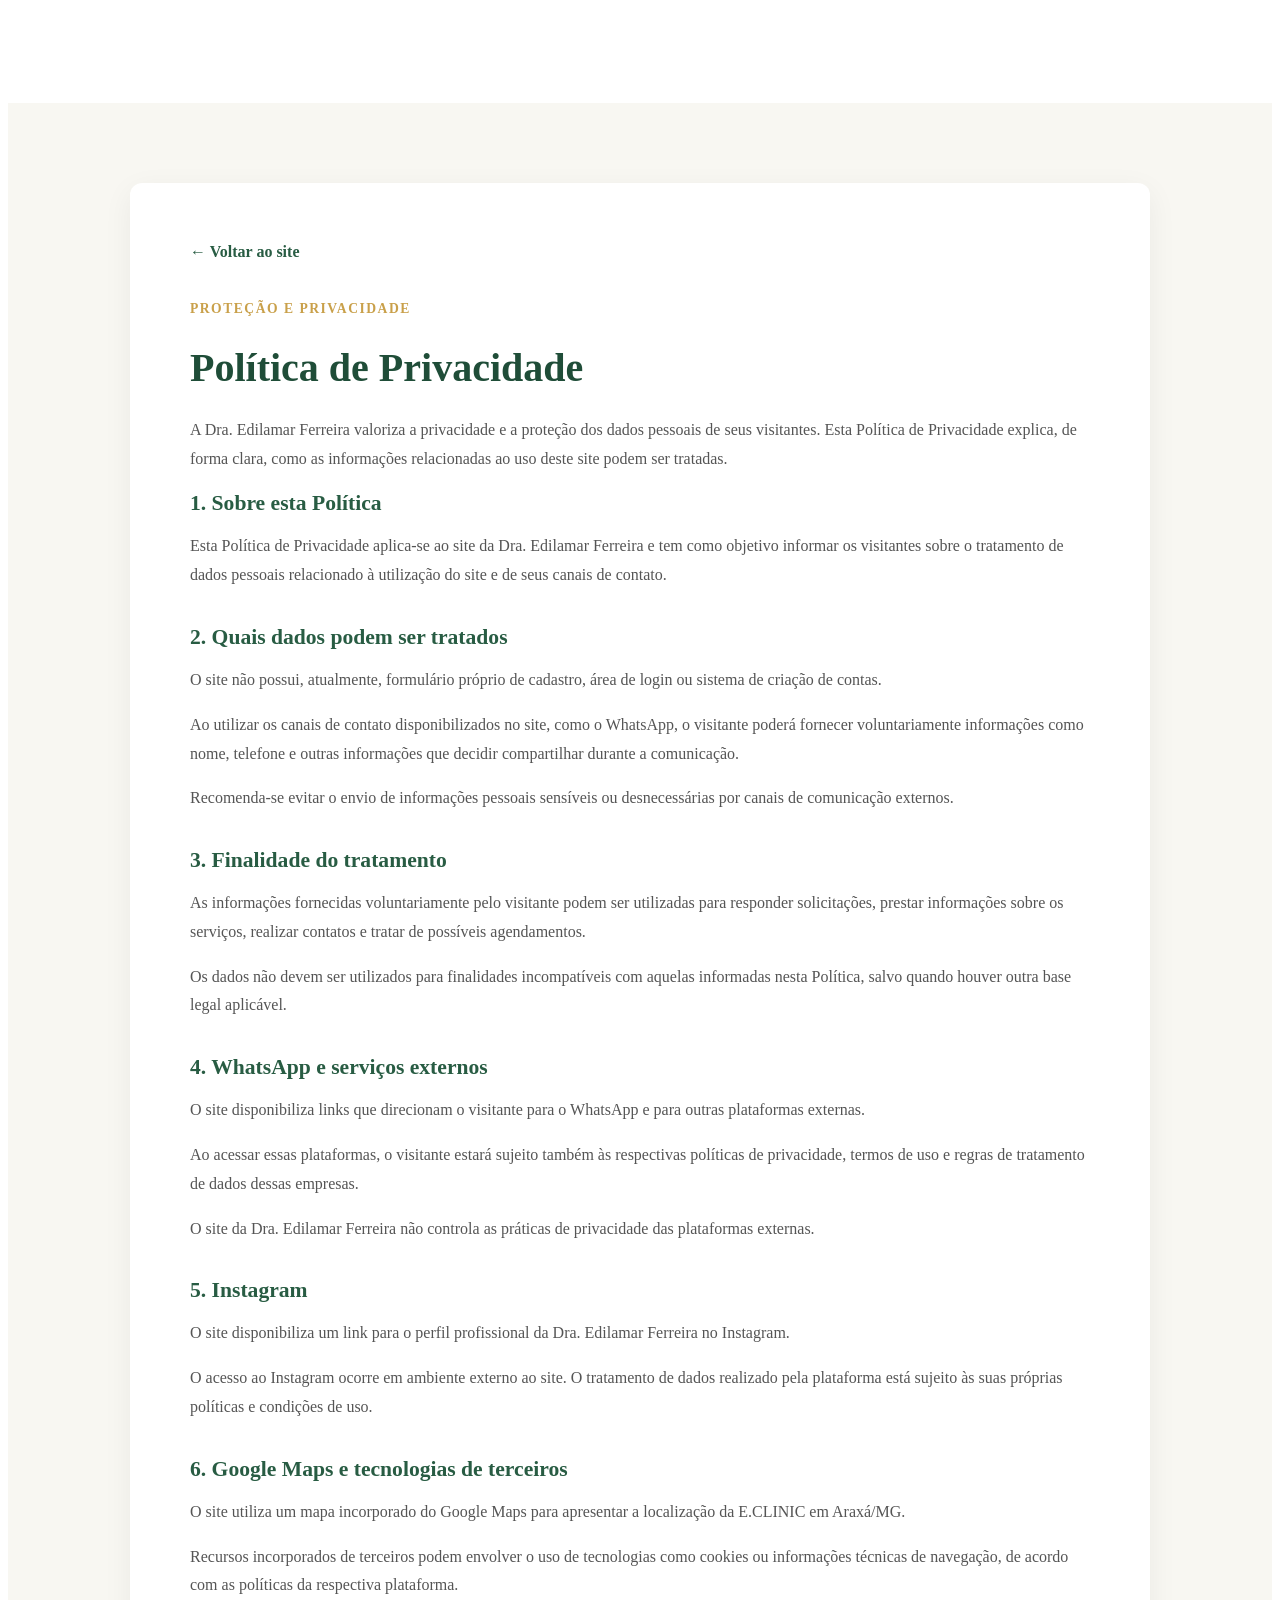
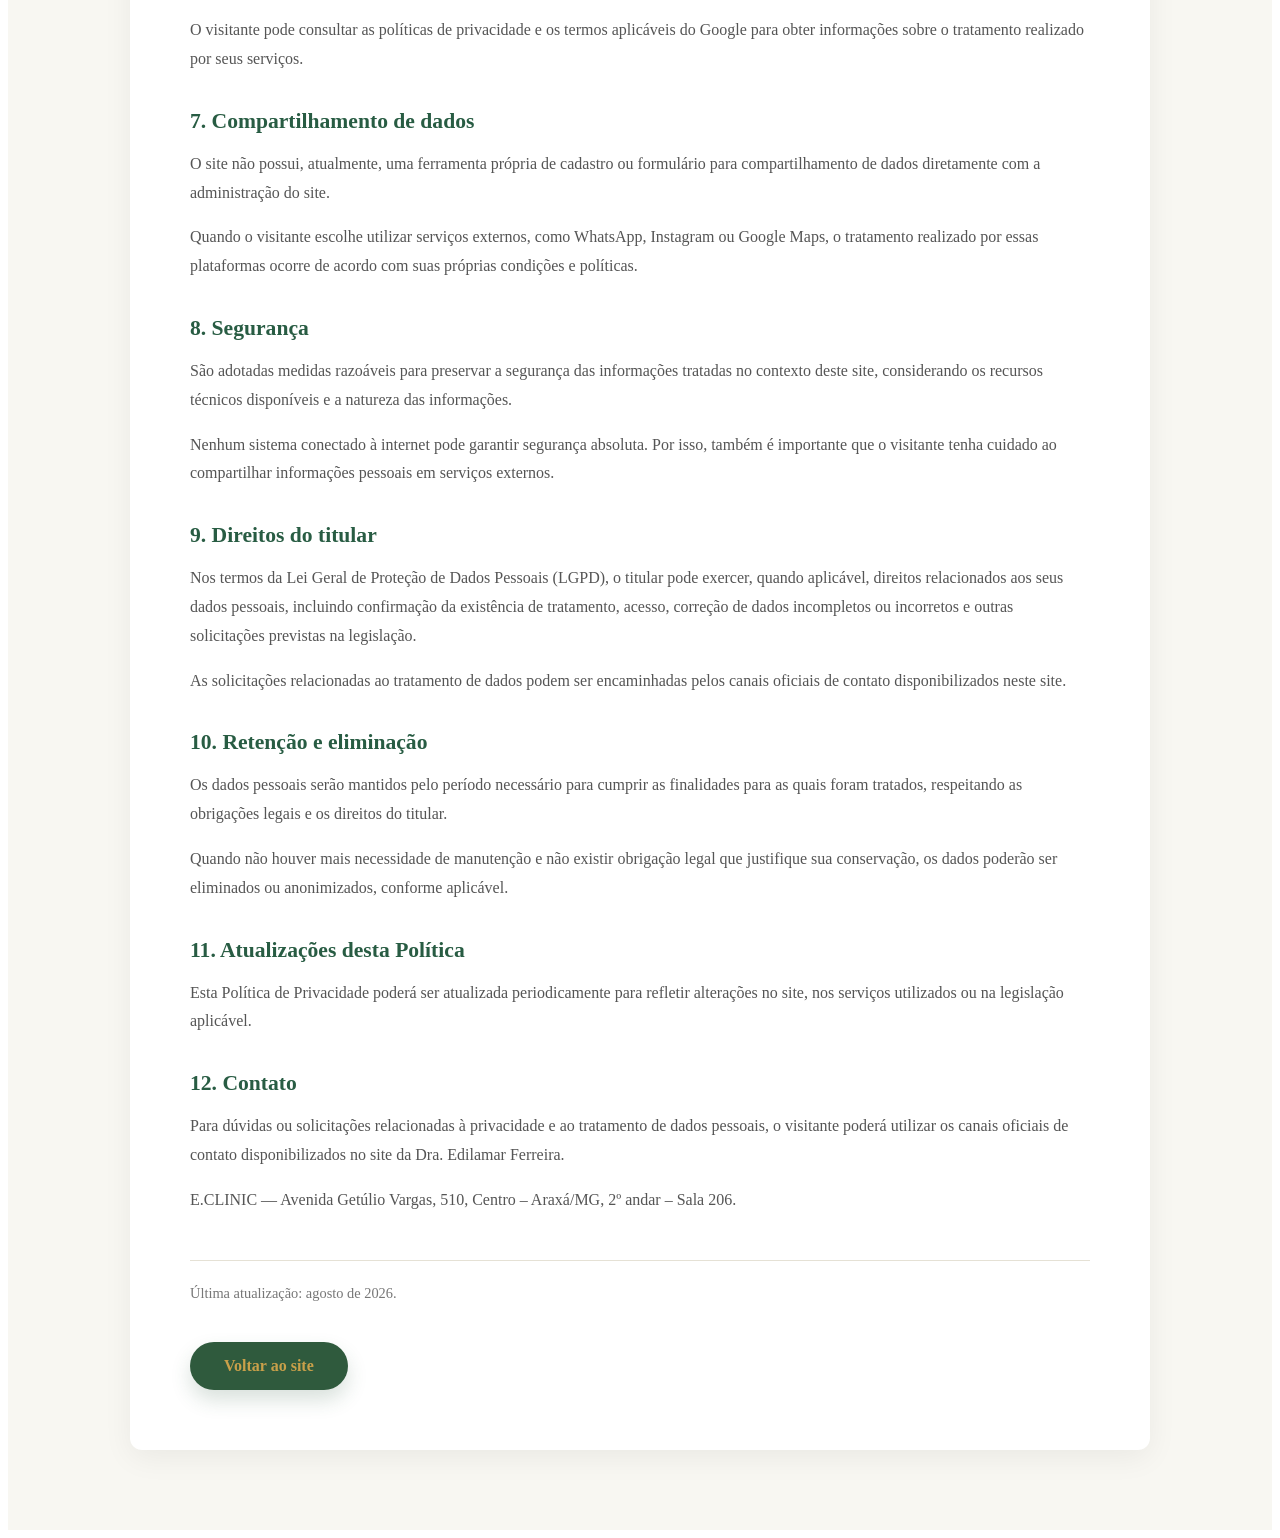
<file: politica-de-privacidade.html>
<!DOCTYPE html>
<html lang="pt-BR">

    <head>
        <meta charset="UTF-8">
        <meta name="viewport" content="width=device-width, initial-scale=1.0">

        <title>Política de Privacidade | Dra. Edilamar Ferreira</title>

        <link rel="stylesheet" href="./css/style.css">
    </head>

    <body>

        <main class="pagina-legal">

            <div class="container-legal">

                <a href="index.html" class="voltar-site">
                    ← Voltar ao site
                </a>

                <span class="titulo-pequeno">
                    PROTEÇÃO E PRIVACIDADE
                </span>

                <h1>
                    Política de Privacidade
                </h1>

                <p class="introducao-legal">
                    A Dra. Edilamar Ferreira valoriza a privacidade e a proteção
                    dos dados pessoais de seus visitantes. Esta Política de
                    Privacidade explica, de forma clara, como as informações
                    relacionadas ao uso deste site podem ser tratadas.
                </p>

                <section>

                    <h2>1. Sobre esta Política</h2>

                    <p>
                        Esta Política de Privacidade aplica-se ao site da
                        Dra. Edilamar Ferreira e tem como objetivo informar
                        os visitantes sobre o tratamento de dados pessoais
                        relacionado à utilização do site e de seus canais
                        de contato.
                    </p>

                </section>

                <section>

                    <h2>2. Quais dados podem ser tratados</h2>

                    <p>
                        O site não possui, atualmente, formulário próprio de
                        cadastro, área de login ou sistema de criação de contas.
                    </p>

                    <p>
                        Ao utilizar os canais de contato disponibilizados no
                        site, como o WhatsApp, o visitante poderá fornecer
                        voluntariamente informações como nome, telefone e
                        outras informações que decidir compartilhar durante
                        a comunicação.
                    </p>

                    <p>
                        Recomenda-se evitar o envio de informações pessoais
                        sensíveis ou desnecessárias por canais de comunicação
                        externos.
                    </p>

                </section>

                <section>

                    <h2>3. Finalidade do tratamento</h2>

                    <p>
                        As informações fornecidas voluntariamente pelo visitante
                        podem ser utilizadas para responder solicitações,
                        prestar informações sobre os serviços, realizar contatos
                        e tratar de possíveis agendamentos.
                    </p>

                    <p>
                        Os dados não devem ser utilizados para finalidades
                        incompatíveis com aquelas informadas nesta Política,
                        salvo quando houver outra base legal aplicável.
                    </p>

                </section>

                <section>

                    <h2>4. WhatsApp e serviços externos</h2>

                    <p>
                        O site disponibiliza links que direcionam o visitante
                        para o WhatsApp e para outras plataformas externas.
                    </p>

                    <p>
                        Ao acessar essas plataformas, o visitante estará sujeito
                        também às respectivas políticas de privacidade, termos
                        de uso e regras de tratamento de dados dessas empresas.
                    </p>

                    <p>
                        O site da Dra. Edilamar Ferreira não controla as
                        práticas
                        de privacidade das plataformas externas.
                    </p>

                </section>

                <section>

                    <h2>5. Instagram</h2>

                    <p>
                        O site disponibiliza um link para o perfil profissional
                        da Dra. Edilamar Ferreira no Instagram.
                    </p>

                    <p>
                        O acesso ao Instagram ocorre em ambiente externo ao
                        site.
                        O tratamento de dados realizado pela plataforma está
                        sujeito às suas próprias políticas e condições de uso.
                    </p>

                </section>

                <section>

                    <h2>6. Google Maps e tecnologias de terceiros</h2>

                    <p>
                        O site utiliza um mapa incorporado do Google Maps para
                        apresentar a localização da E.CLINIC em Araxá/MG.
                    </p>

                    <p>
                        Recursos incorporados de terceiros podem envolver o uso
                        de tecnologias como cookies ou informações técnicas de
                        navegação, de acordo com as políticas da respectiva
                        plataforma.
                    </p>

                    <p>
                        O visitante pode consultar as políticas de privacidade
                        e os termos aplicáveis do Google para obter informações
                        sobre o tratamento realizado por seus serviços.
                    </p>

                </section>

                <section>

                    <h2>7. Compartilhamento de dados</h2>

                    <p>
                        O site não possui, atualmente, uma ferramenta própria
                        de cadastro ou formulário para compartilhamento de dados
                        diretamente com a administração do site.
                    </p>

                    <p>
                        Quando o visitante escolhe utilizar serviços externos,
                        como WhatsApp, Instagram ou Google Maps, o tratamento
                        realizado por essas plataformas ocorre de acordo com
                        suas próprias condições e políticas.
                    </p>

                </section>

                <section>

                    <h2>8. Segurança</h2>

                    <p>
                        São adotadas medidas razoáveis para preservar a
                        segurança
                        das informações tratadas no contexto deste site,
                        considerando os recursos técnicos disponíveis e a
                        natureza das informações.
                    </p>

                    <p>
                        Nenhum sistema conectado à internet pode garantir
                        segurança absoluta. Por isso, também é importante que
                        o visitante tenha cuidado ao compartilhar informações
                        pessoais em serviços externos.
                    </p>

                </section>

                <section>

                    <h2>9. Direitos do titular</h2>

                    <p>
                        Nos termos da Lei Geral de Proteção de Dados Pessoais
                        (LGPD), o titular pode exercer, quando aplicável,
                        direitos relacionados aos seus dados pessoais, incluindo
                        confirmação da existência de tratamento, acesso,
                        correção de dados incompletos ou incorretos e outras
                        solicitações previstas na legislação.
                    </p>

                    <p>
                        As solicitações relacionadas ao tratamento de dados
                        podem ser encaminhadas pelos canais oficiais de contato
                        disponibilizados neste site.
                    </p>

                </section>

                <section>

                    <h2>10. Retenção e eliminação</h2>

                    <p>
                        Os dados pessoais serão mantidos pelo período necessário
                        para cumprir as finalidades para as quais foram
                        tratados,
                        respeitando as obrigações legais e os direitos do
                        titular.
                    </p>

                    <p>
                        Quando não houver mais necessidade de manutenção e não
                        existir obrigação legal que justifique sua conservação,
                        os dados poderão ser eliminados ou anonimizados,
                        conforme
                        aplicável.
                    </p>

                </section>

                <section>

                    <h2>11. Atualizações desta Política</h2>

                    <p>
                        Esta Política de Privacidade poderá ser atualizada
                        periodicamente para refletir alterações no site,
                        nos serviços utilizados ou na legislação aplicável.
                    </p>

                </section>

                <section>

                    <h2>12. Contato</h2>

                    <p>
                        Para dúvidas ou solicitações relacionadas à privacidade
                        e ao tratamento de dados pessoais, o visitante poderá
                        utilizar os canais oficiais de contato disponibilizados
                        no site da Dra. Edilamar Ferreira.
                    </p>

                    <p>
                        E.CLINIC — Avenida Getúlio Vargas, 510,
                        Centro – Araxá/MG, 2º andar – Sala 206.
                    </p>

                </section>

                <p class="atualizacao-legal">
                    Última atualização: agosto de 2026.
                </p>

                <a href="index.html" class="botao">
                    Voltar ao site
                </a>

            </div>

        </main>

    </body>

</html>
</file>
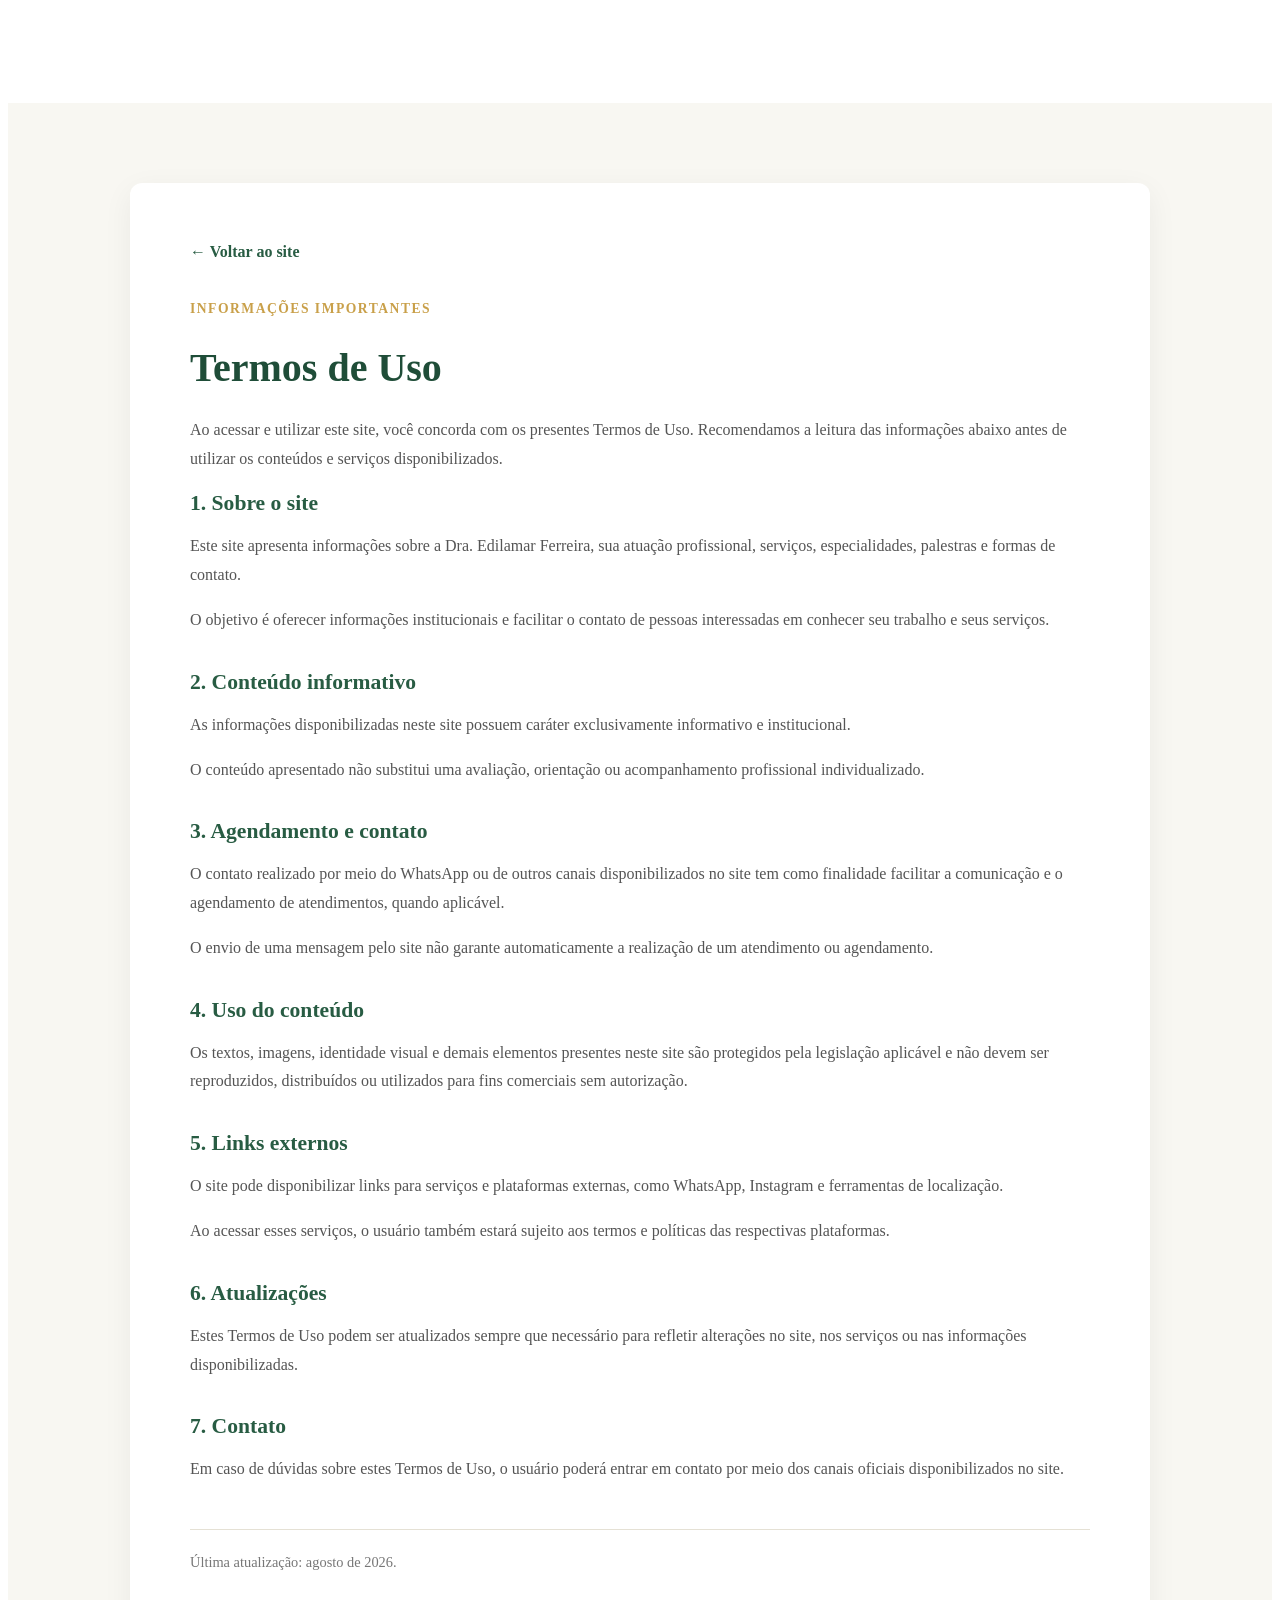
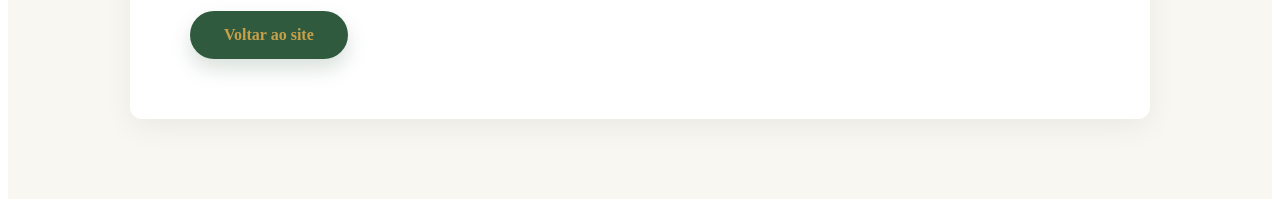
<file: termos-de-uso.html>
<!DOCTYPE html>
<html lang="pt-BR">

    <head>
        <meta charset="UTF-8">
        <meta name="viewport" content="width=device-width, initial-scale=1.0">

        <title>Termos de Uso | Dra. Edilamar Ferreira</title>

        <link rel="stylesheet" href="./css/style.css">
    </head>

    <body>

        <main class="pagina-legal">

            <div class="container-legal">

                <a href="index.html" class="voltar-site">
                    ← Voltar ao site
                </a>

                <span class="titulo-pequeno">
                    INFORMAÇÕES IMPORTANTES
                </span>

                <h1>
                    Termos de Uso
                </h1>

                <p class="introducao-legal">
                    Ao acessar e utilizar este site, você concorda com os
                    presentes Termos de Uso. Recomendamos a leitura das
                    informações abaixo antes de utilizar os conteúdos e
                    serviços disponibilizados.
                </p>

                <section>

                    <h2>1. Sobre o site</h2>

                    <p>
                        Este site apresenta informações sobre a Dra. Edilamar
                        Ferreira, sua atuação profissional, serviços,
                        especialidades, palestras e formas de contato.
                    </p>

                    <p>
                        O objetivo é oferecer informações institucionais e
                        facilitar o contato de pessoas interessadas em conhecer
                        seu trabalho e seus serviços.
                    </p>

                </section>

                <section>

                    <h2>2. Conteúdo informativo</h2>

                    <p>
                        As informações disponibilizadas neste site possuem
                        caráter exclusivamente informativo e institucional.
                    </p>

                    <p>
                        O conteúdo apresentado não substitui uma avaliação,
                        orientação ou acompanhamento profissional
                        individualizado.
                    </p>

                </section>

                <section>

                    <h2>3. Agendamento e contato</h2>

                    <p>
                        O contato realizado por meio do WhatsApp ou de outros
                        canais disponibilizados no site tem como finalidade
                        facilitar a comunicação e o agendamento de atendimentos,
                        quando aplicável.
                    </p>

                    <p>
                        O envio de uma mensagem pelo site não garante
                        automaticamente a realização de um atendimento ou
                        agendamento.
                    </p>

                </section>

                <section>

                    <h2>4. Uso do conteúdo</h2>

                    <p>
                        Os textos, imagens, identidade visual e demais elementos
                        presentes neste site são protegidos pela legislação
                        aplicável e não devem ser reproduzidos, distribuídos ou
                        utilizados para fins comerciais sem autorização.
                    </p>

                </section>

                <section>

                    <h2>5. Links externos</h2>

                    <p>
                        O site pode disponibilizar links para serviços e
                        plataformas externas, como WhatsApp, Instagram e
                        ferramentas de localização.
                    </p>

                    <p>
                        Ao acessar esses serviços, o usuário também estará
                        sujeito
                        aos termos e políticas das respectivas plataformas.
                    </p>

                </section>

                <section>

                    <h2>6. Atualizações</h2>

                    <p>
                        Estes Termos de Uso podem ser atualizados sempre que
                        necessário para refletir alterações no site, nos
                        serviços
                        ou nas informações disponibilizadas.
                    </p>

                </section>

                <section>

                    <h2>7. Contato</h2>

                    <p>
                        Em caso de dúvidas sobre estes Termos de Uso, o usuário
                        poderá entrar em contato por meio dos canais oficiais
                        disponibilizados no site.
                    </p>

                </section>

                <p class="atualizacao-legal">
                    Última atualização: agosto de 2026.
                </p>

                <a href="index.html" class="botao">
                    Voltar ao site
                </a>

            </div>

        </main>

    </body>

</html>
</file>
<file: css/style.css>
/* ===================================== */
/* CABEÇALHO                             */
/* ===================================== */

.cabecalho {

    position: fixed;

    top: 0;

    left: 0;

    width: 100%;

    background: #ffffff;

    box-shadow: 0 5px 20px rgba(0, 0, 0, .08);

    z-index: 1000;

}

.cabecalho .container {

    max-width: 1200px;

    margin: 0 auto;

    padding: 16px 40px;

    display: flex;

    justify-content: space-between;

    align-items: center;

}

/* ===================================== */
/* LOGO                                  */
/* ===================================== */

.logo {

    display: flex;

    align-items: center;

}

.logo img {

    width: 270px;

    height: auto;

    display: block;

    transition: .35s;

}

.logo img:hover {

    transform: scale(1.03);

}

/* ===================================== */
/* MENU                                  */
/* ===================================== */

.menu {

    margin-left: auto;

    margin-right: 45px;

}

.menu ul {

    display: flex;

    align-items: center;

    list-style: none;

    gap: 40px;

}

.menu li {

    list-style: none;

}

.menu a {

    text-decoration: none;

    color: #2F5A3D;

    font-size: 18px;

    font-weight: 600;

    transition: .3s;

    position: relative;

    letter-spacing: .3px;

}

.menu a::after {

    content: "";

    position: absolute;

    left: 0;

    bottom: -8px;

    width: 0;

    height: 3px;

    background: #C9A04A;

    border-radius: 20px;

    transition: .35s;

}

.menu a:hover {

    color: #234530;

}

.menu a:hover::after {

    width: 100%;

}

/* ===================================== */
/* BOTÃO                                 */
/* ===================================== */

.botao {

    display: inline-flex;

    justify-content: center;

    align-items: center;

    padding: 15px 34px;

    background: #2F5A3D;

    color: #C9A04A;

    text-decoration: none;

    border-radius: 50px;

    font-size: 16px;

    font-weight: 700;

    transition: .35s;

    box-shadow: 0 10px 20px rgba(47, 90, 61, .18);

}

.botao:hover {

    background: #234530;

    transform: translateY(-2px);

}

/* ===================================== */
/* ESPAÇO ABAIXO DO MENU                 */
/* ===================================== */

body {

    padding-top: 95px;

}

/* ===================================== */
/* RESPONSIVO                            */
/* ===================================== */

@media (max-width:992px) {

    .cabecalho .container {

        flex-direction: column;

        gap: 20px;

        padding: 20px;

    }

    .logo img {

        width: 230px;

    }

    .menu {

        margin: 0;

    }

    .menu ul {

        gap: 24px;

        flex-wrap: wrap;

        justify-content: center;

    }

    .menu a {

        font-size: 17px;

    }

}

@media (max-width:768px) {

    .cabecalho {

        position: relative;

    }

    body {

        padding-top: 0;

    }

    .cabecalho .container {

        padding: 20px 15px;

    }

    .logo img {

        width: 190px;

    }

    .menu ul {

        flex-direction: column;

        gap: 18px;

    }

    .menu a {

        font-size: 18px;

    }

    .botao {

        width: 100%;

        max-width: 280px;

    }

}

/* ===================================== */
/* BANNER                                */
/* ===================================== */

.banner {

    width: 100%;

    background: linear-gradient(135deg, #f8f7f2, #ffffff);

    padding: 90px 0 80px;

    overflow: hidden;

}

.container-banner {

    max-width: 1280px;

    margin: 0 auto;

    padding: 0 40px;

    display: flex;

    align-items: center;

    justify-content: space-between;

    gap: 36px;

}

/* ===================================== */
/* TEXTO                                 */
/* ===================================== */

.banner-texto {
    flex: 0.95;
}

.subtitulo {

    display: inline-block;

    color: #2F5A3D;

    font-size: 17px;

    font-weight: 700;

    margin-bottom: 18px;

    text-transform: uppercase;

    letter-spacing: 1px;

}

.banner-texto h1 {

    font-size: 60px;

    line-height: 1.15;

    color: #234530;

    margin-bottom: 28px;

    font-weight: 700;

}

.banner-texto h1 span {

    color: #C9A04A;

}

.banner-texto p {

    font-size: 20px;

    line-height: 1.8;

    color: #234530;

    margin-bottom: 40px;

    max-width: 620px;

}

/* ===================================== */
/* BOTÕES                                */
/* ===================================== */

.banner-botoes {

    display: flex;

    align-items: center;

    gap: 20px;

}

.botao-secundario {

    text-decoration: none;

    color: #2F5A3D;

    font-size: 17px;

    font-weight: 700;

    transition: .3s;

}

.botao-secundario:hover {

    color: #C9A04A;

}

/* ===================================== */
/* FOTO                                  */
/* ===================================== */

.banner-imagem {

    flex: 1;

    display: flex;

    justify-content: flex-end;

    position: relative;

}

.banner-imagem::before {

    content: "";

    position: absolute;

    width: 220px;

    height: 220px;

    background: #2F5A3D;

    border-radius: 50%;

    filter: blur(80px);

    opacity: .08;

    top: 40px;

    left: 40px;

    z-index: 0;

}

.banner-imagem img {

    width: 100%;

    max-width: 620px;

    height: auto;

    display: block;

    object-fit: cover;

    object-position: center;

    border-radius: 28px;

    box-shadow: 0 20px 45px rgba(0, 0, 0, .12);

    position: relative;
    z-index: 1;

    transition: transform .35s ease, box-shadow .35s ease;
}

.banner-imagem img:hover {

    transform: scale(1.03);

    box-shadow: 0 35px 70px rgba(0, 0, 0, .18);

}

/* ===================================== */
/* RESPONSIVO                            */
/* ===================================== */

@media(max-width:992px) {

    .container-banner {

        flex-direction: column-reverse;

        text-align: center;

    }

    .banner-texto h1 {

        font-size: 42px;

    }

    .banner-texto p {

        max-width: 100%;

    }

    .banner-botoes {

        justify-content: center;

    }

}

@media(max-width:768px) {

    .banner {

        padding: 60px 0;

    }

    .container-banner {

        padding: 0 20px;

    }

    .banner-texto h1 {

        font-size: 34px;

    }

    .banner-texto p {

        font-size: 18px;

    }

    .banner-botoes {

        flex-direction: column;

    }

    .banner-imagem img {

        max-width: 360px;

    }

}

/* ===================================== */
/* SOBRE                                 */
/* ===================================== */

.sobre {

    padding: 100px 0;

    background: #ffffff;

}

.container-sobre {

    max-width: 1200px;

    margin: 0 auto;

    padding: 0 40px;

    display: flex;

    align-items: center;

    justify-content: space-between;

    gap: 80px;

}

/* ===================================== */
/* FOTO                                  */
/* ===================================== */

.sobre-imagem {

    flex: 1;

}

.sobre-imagem img {

    width: 100%;

    max-width: 500px;

    display: block;

    border-radius: 30px;

    box-shadow: 0 20px 45px rgba(0, 0, 0, .12);

    transition: transform .35s ease,
        box-shadow .35s ease;

}

.sobre-imagem img:hover {

    transform: scale(1.015);

    box-shadow: 0 35px 70px rgba(0, 0, 0, .18);

}

/* ===================================== */
/* TEXTO                                 */
/* ===================================== */

.sobre-texto {

    flex: 1;

}

.titulo-pequeno {

    display: inline-block;

    color: #2F5A3D;

    font-size: 16px;

    font-weight: 700;

    text-transform: uppercase;

    letter-spacing: 2px;

    margin-bottom: 18px;

}

.sobre-texto h2 {

    color: #234530;

    font-size: 46px;

    line-height: 1.2;

    margin-bottom: 28px;

}

.sobre-texto p {

    color: #5f5f5f;

    font-size: 18px;

    line-height: 1.9;

    margin-bottom: 22px;

}

.sobre-texto strong {

    color: #2F5A3D;

}

.sobre-texto .botao {

    margin-top: 20px;

}

/* ===================================== */
/* RESPONSIVO                            */
/* ===================================== */

@media(max-width:992px) {

    .container-sobre {

        flex-direction: column;

        text-align: center;

    }

    .sobre-imagem {

        display: flex;

        justify-content: center;

    }

}

@media(max-width:768px) {

    .sobre {

        padding: 70px 0;

    }

    .container-sobre {

        padding: 0 20px;

        gap: 40px;

    }

    .sobre-texto h2 {

        font-size: 34px;

    }

    .sobre-texto p {

        font-size: 17px;

    }

}

/* ===================================== */
/* ESPECIALIDADES / CARDS                */
/* ===================================== */


.especialidades {

    padding: 100px 0;
    background: #f8f7f2;

}


.especialidades .container {

    max-width: 1200px;
    margin: 0 auto;
    padding: 0 40px;
    text-align: center;

}


.especialidades h2 {

    color: #234530;
    font-size: 46px;
    line-height: 1.2;
    margin-bottom: 50px;

}

.especialidades-descricao {

    max-width: 720px;

    margin: -20px auto 55px;

    font-size: 18px;

    font-weight: 400;

    line-height: 1.8;

    color: #2F5A3D;

    text-align: center;

}



.cards-especialidades {

    display: grid;
    grid-template-columns: repeat(3, 1fr);
    gap: 35px;

}



.card-especialidade {

    display: block;
    text-decoration: none;
    background: #ffffff;
    border: 2px solid transparent;
    border-radius: 28px;
    overflow: hidden;
    box-shadow: 0 10px 25px rgba(47, 90, 61, .08);


    cursor: pointer;

    transition:
        transform .30s ease,
        box-shadow .30s ease,
        border-color .30s ease;

}



.card-especialidade img {

    width: 100%;
    height: 380px;
    object-fit: cover;
    display: block;
    transition: transform .35s ease;
}



.card-especialidade:hover {

    transform: translateY(-10px) scale(1.02);

    box-shadow: 0 30px 60px rgba(0, 0, 0, .18);

    border-color: #C9A04A;

}

.card-especialidade:hover img {

    transform: scale(1.03);
}



/* ===================================== */
/* RESPONSIVO                            */
/* ===================================== */


@media(max-width:992px) {


    .cards-especialidades {

        grid-template-columns: repeat(2, 1fr);

    }


}



@media(max-width:768px) {


    .especialidades {

        padding: 70px 0;

    }


    .especialidades .container {

        padding: 0 20px;

    }


    .especialidades h2 {

        font-size: 34px;

    }


    .cards-especialidades {

        grid-template-columns: 1fr;

    }


    .card-especialidade img {

        height: auto;

    }


}

/* ===================================== */
/* PALESTRAS                             */
/* ===================================== */

.palestras {

    padding: 100px 0;
    background: #ffffff;

}

.palestras .container {

    max-width: 1200px;
    margin: 0 auto;
    padding: 0 40px;
    text-align: center;

}

.palestras h2 {

    color: #234530;
    font-size: 46px;
    line-height: 1.2;
    margin-bottom: 22px;

}

.palestras-descricao {

    max-width: 760px;
    margin: 0 auto 55px;
    font-size: 18px;
    line-height: 1.8;
    color: #2F5A3D;

}

.cards-palestras {

    display: grid;
    grid-template-columns: repeat(3, 1fr);
    gap: 35px;

}

.card-palestra {

    display: block;
    text-decoration: none;
    overflow: hidden;

    background: #ffffff;

    border-radius: 28px;

    border: 3px solid transparent;

    cursor: pointer;

    box-shadow: 0 12px 28px rgba(0, 0, 0, .08);

    transition:
        transform .35s ease,
        border-color .35s ease,
        box-shadow .35s ease;

}



.card-palestra img {

    width: 100%;
    display: block;
    border-radius: 28px;

    transition: transform .35s ease;
}



.card-palestra:hover img {

    transform: scale(1.03);

}

.card-palestra:hover {

    transform: translateY(-10px) scale(1.02);

    border-color: #C9A04A;

    box-shadow: 0 30px 60px rgba(0, 0, 0, .18);

}


/* ===================================== */
/* RESPONSIVO                            */
/* ===================================== */

@media (max-width:992px) {

    .cards-palestras {

        grid-template-columns: repeat(2, 1fr);

    }

}

@media (max-width:768px) {

    .palestras {

        padding: 70px 0;

    }

    .palestras .container {

        padding: 0 20px;

    }

    .palestras h2 {

        font-size: 34px;

    }

    .palestras-descricao {

        font-size: 17px;

    }

    .cards-palestras {

        grid-template-columns: 1fr;

    }

}



/* ========================================================= */
/* RODAPÉ INSTITUCIONAL                                      */
/* ========================================================= */

.footer {
    position: relative;

    width: 100%;

    background:
        linear-gradient(135deg,
            #234530 0%,
            #1f402d 55%,
            #1b3827 100%);

    color: #ffffff;

    padding: 78px 40px 0;

    overflow: hidden;
}


/* ========================================================= */
/* DETALHE SUPERIOR DOURADO                                  */
/* ========================================================= */

.footer::before {
    content: "";

    position: absolute;

    top: 0;
    left: 0;

    width: 100%;
    height: 2px;

    background:
        linear-gradient(90deg,
            transparent,
            #C9A04A,
            transparent);
}


/* ========================================================= */
/* CONTAINER PRINCIPAL                                       */
/* ========================================================= */

.footer-container {
    width: 100%;
    max-width: 1200px;

    margin: 0 auto;

    display: grid;

    grid-template-columns:
        1.15fr .95fr 1fr 1.35fr;

    gap: 48px;

    align-items: start;
}


/* ========================================================= */
/* IDENTIDADE                                                */
/* ========================================================= */

.footer-brand {
    min-width: 0;
}


.footer-logo {
    display: inline-block;

    text-decoration: none;

    outline: none;
}


.footer-logo img {
    width: 215px;
    height: auto;

    display: block;

    margin-bottom: 24px;

    filter:
        drop-shadow(0 5px 12px rgba(0, 0, 0, .16));

    transition:
        transform .35s ease,
        opacity .35s ease;
}


.footer-logo:hover img {
    transform: translateY(-2px);

    opacity: .92;
}


.footer-logo:focus-visible {
    outline: 2px solid #C9A04A;

    outline-offset: 8px;

    border-radius: 4px;
}


/* ========================================================= */
/* DESCRIÇÃO                                                 */
/* ========================================================= */

.footer-description {
    max-width: 285px;

    margin: 0 0 18px;

    color: rgba(255, 255, 255, .76);

    font-size: 15px;

    line-height: 1.8;
}


/* ========================================================= */
/* NOME DA CLÍNICA                                           */
/* ========================================================= */

.footer-clinic {
    display: inline-block;

    margin: 0;

    color: #C9A04A;

    font-size: 13px;

    font-weight: 700;

    letter-spacing: 2px;

    text-transform: uppercase;
}


/* ========================================================= */
/* COLUNAS                                                    */
/* ========================================================= */

.footer-column {
    min-width: 0;
}


/* ========================================================= */
/* TÍTULOS DAS COLUNAS                                       */
/* ========================================================= */

.footer-column h2 {
    position: relative;

    display: inline-block;

    margin: 0 0 28px;

    padding-bottom: 12px;

    color: #ffffff;

    font-size: 17px;

    font-weight: 600;

    letter-spacing: .4px;
}


/* Linha dourada abaixo do título */

.footer-column h2::after {
    content: "";

    position: absolute;

    left: 0;
    bottom: 0;

    width: 36px;
    height: 2px;

    background: #C9A04A;

    border-radius: 20px;

    transition:
        width .3s ease;
}


.footer-column:hover h2::after {
    width: 52px;
}


/* ========================================================= */
/* LISTA DE CONTATOS                                         */
/* ========================================================= */

.footer-links {
    margin: 0;
    padding: 0;

    list-style: none;
}


.footer-links li {
    margin: 0 0 17px;
}


.footer-links li:last-child {
    margin-bottom: 0;
}


/* ========================================================= */
/* LINKS                                                      */
/* ========================================================= */

.footer-links a {
    display: flex;

    align-items: center;

    gap: 12px;

    color: rgba(255, 255, 255, .88);

    text-decoration: none;

    transition:
        color .25s ease,
        transform .25s ease;
}


.footer-links a:hover {
    color: #C9A04A;

    transform: translateX(4px);
}


.footer-links a:focus-visible,
.footer-location-link:focus-visible,
.footer-credit a:focus-visible {
    outline: 2px solid #C9A04A;

    outline-offset: 5px;

    border-radius: 3px;
}


/* ========================================================= */
/* ÍCONES DOS CONTATOS                                       */
/* ========================================================= */

.footer-icon {
    width: 40px;
    height: 40px;

    flex: 0 0 40px;

    display: inline-flex;

    align-items: center;
    justify-content: center;

    color: #C9A04A;

    border: 1px solid rgba(201, 160, 74, .48);

    border-radius: 50%;

    background:
        rgba(255, 255, 255, .025);

    transition:
        color .25s ease,
        background .25s ease,
        border-color .25s ease,
        transform .25s ease;
}


.footer-links a:hover .footer-icon {
    color: #234530;

    background: #C9A04A;

    border-color: #C9A04A;

    transform: scale(1.05);
}


/* ========================================================= */
/* TEXTO DOS CONTATOS                                        */
/* ========================================================= */

.footer-links a>span:last-child {
    display: flex;

    flex-direction: column;

    gap: 3px;
}


.footer-links small {
    display: block;

    color: rgba(255, 255, 255, .54);

    font-size: 13px;

    font-weight: 400;

    line-height: 1.4;

    transition:
        color .25s ease;
}


.footer-links a:hover small {
    color: rgba(255, 255, 255, .72);
}


/* ========================================================= */
/* ENDEREÇO                                                   */
/* ========================================================= */

.footer-address {
    display: flex;

    align-items: flex-start;

    gap: 12px;

    margin: 0 0 20px;

    color: rgba(255, 255, 255, .84);

    font-size: 15px;

    font-style: normal;

    line-height: 1.8;
}


/* ========================================================= */
/* ÍCONE DO ENDEREÇO                                         */
/* ========================================================= */

.footer-address-icon {
    flex: 0 0 auto;

    display: flex;

    color: #C9A04A;

    margin-top: 3px;
}


/* ========================================================= */
/* LINK PARA ROTA                                             */
/* ========================================================= */

.footer-location-link {
    display: inline-flex;

    align-items: center;

    gap: 8px;

    color: #C9A04A;

    font-size: 14px;

    font-weight: 600;

    text-decoration: none;

    transition:
        color .25s ease,
        transform .25s ease;
}


.footer-location-link:hover {
    color: #ffffff;

    transform: translateX(4px);
}


.footer-location-link span {
    font-size: 16px;

    transition:
        transform .25s ease;
}


.footer-location-link:hover span {
    transform: translate(2px, -2px);
}


/* ========================================================= */
/* MAPA                                                       */
/* ========================================================= */

.footer-map {
    position: relative;

    width: 100%;
    height: 250px;

    overflow: hidden;

    background: #ffffff;

    border:
        1px solid rgba(201, 160, 74, .55);

    border-radius: 18px;

    box-shadow:
        0 18px 40px rgba(0, 0, 0, .20);

    transition:
        transform .35s ease,
        box-shadow .35s ease,
        border-color .35s ease;
}


.footer-map:hover {
    transform: translateY(-4px);

    border-color: #C9A04A;

    box-shadow:
        0 25px 50px rgba(0, 0, 0, .25);
}


/* ========================================================= */
/* IFRAME DO GOOGLE MAPS                                     */
/* ========================================================= */

.footer-map iframe {
    width: 100%;
    height: 100%;

    display: block;

    border: 0;
}


/* ========================================================= */
/* PARTE INFERIOR                                             */
/* ========================================================= */

.footer-bottom {
    width: 100%;
    max-width: 1200px;

    margin: 58px auto 0;

    padding: 24px 0 28px;

    border-top:
        1px solid rgba(255, 255, 255, .14);

    display: flex;

    align-items: center;

    justify-content: space-between;

    gap: 30px;
}


/* ========================================================= */
/* COPYRIGHT                                                  */
/* ========================================================= */

.footer-bottom p {
    margin: 0;

    color: rgba(255, 255, 255, .52);

    font-size: 12px;

    line-height: 1.6;
}


/* ========================================================= */
/* CRÉDITO ANALIMAR TECH                                     */
/* ========================================================= */

.footer-credit {
    text-align: center;
    font-size: 14px;
}

.footer-credit a {
    color: #D4AF37;
    font-weight: 800;
    text-decoration: none;
    margin-left: 4px;
    transition:
        color .25s ease,
        transform .25s ease;
}

.footer-credit a:hover {
    color: #ffffff;
}


/* ========================================================= */
/* TABLET — ATÉ 1100px                                      */
/* ========================================================= */

@media (max-width: 1100px) {

    .footer-container {
        grid-template-columns:
            1fr 1fr;

        gap: 48px 40px;
    }


    .footer-map {
        height: 290px;
    }

}


/* ========================================================= */
/* TABLET MENOR — ATÉ 900px                                 */
/* ========================================================= */

@media (max-width: 900px) {

    .footer {
        padding-left: 30px;
        padding-right: 30px;
    }


    .footer-container {
        gap: 42px 30px;
    }

}


/* ========================================================= */
/* CELULAR — ATÉ 768px                                      */
/* ========================================================= */

@media (max-width: 768px) {

    .footer {
        padding: 62px 20px 0;
    }


    .footer-container {
        grid-template-columns: 1fr;

        gap: 40px;

        text-align: center;
    }


    /* IDENTIDADE */

    .footer-brand {
        display: flex;

        flex-direction: column;

        align-items: center;
    }


    .footer-logo img {
        width: 190px;

        margin-left: auto;
        margin-right: auto;
    }


    .footer-description {
        max-width: 310px;

        margin-left: auto;
        margin-right: auto;
    }


    /* TÍTULOS */

    .footer-column h2 {
        margin-bottom: 24px;
    }


    .footer-column h2::after {
        left: 50%;

        transform: translateX(-50%);
    }


    .footer-column:hover h2::after {
        width: 36px;
    }


    /* CONTATOS */

    .footer-links {
        display: flex;

        flex-direction: column;

        align-items: center;
    }


    .footer-links li {
        width: 100%;
        max-width: 260px;
    }


    .footer-links a {
        text-align: left;
    }


    .footer-links a:hover {
        transform: none;
    }


    /* ENDEREÇO */

    .footer-address {
        width: fit-content;

        max-width: 100%;

        margin-left: auto;
        margin-right: auto;

        text-align: left;
    }


    .footer-location-link {
        justify-content: center;
    }


    /* MAPA */

    .footer-map {
        width: 100%;

        height: 280px;

        border-radius: 16px;
    }


    .footer-map:hover {
        transform: none;
    }


    /* RODAPÉ INFERIOR */

    .footer-bottom {
        margin-top: 48px;

        padding: 22px 0 25px;

        flex-direction: column;

        justify-content: center;

        gap: 8px;

        text-align: center;
    }


    .footer-credit {
        text-align: center;
    }

}


/* ========================================================= */
/* CELULAR PEQUENO — ATÉ 480px                              */
/* ========================================================= */

@media (max-width: 480px) {

    .footer {
        padding: 55px 16px 0;
    }


    .footer-container {
        gap: 36px;
    }


    .footer-logo img {
        width: 175px;
    }


    .footer-description {
        font-size: 14px;

        line-height: 1.75;
    }


    .footer-links a {
        font-size: 14px;
    }


    .footer-links small {
        font-size: 12px;
    }


    .footer-address {
        font-size: 14px;

        line-height: 1.75;
    }


    .footer-map {
        height: 250px;

        border-radius: 14px;
    }


    .footer-bottom p {
        font-size: 11px;
    }

}




/* =========================================================
   REFINAMENTO FINAL DO FOOTER
   ========================================================= */

.footer {
    width: 100%;
    box-sizing: border-box;
}

.footer-container,
.footer-bottom {
    width: 100%;
    box-sizing: border-box;
}

.footer-logo {
    padding: 10px 14px;
    background: rgba(255, 255, 255, 0.96);
    border-radius: 10px;
    box-shadow: 0 8px 20px rgba(0, 0, 0, 0.10);
}

.footer-logo img {
    width: 205px;
    margin-bottom: 0;
    filter: none;
}

.footer-logo:hover {
    transform: translateY(-2px);
    box-shadow: 0 12px 26px rgba(0, 0, 0, 0.16);
}

.footer-map {
    min-width: 0;
    box-sizing: border-box;
}

.footer-bottom p {
    font-size: 13px;
}


/* =========================================================
   CELULAR
   ========================================================= */

@media (max-width: 768px) {

    .footer {
        padding-left: 20px;
        padding-right: 20px;
    }

    .footer-logo {
        padding: 9px 12px;
    }

    .footer-logo img {
        width: 180px;
    }

    .footer-bottom p {
        font-size: 12px;
    }
}


/* =========================================================
   CELULAR PEQUENO
   ========================================================= */

@media (max-width: 480px) {

    .footer {
        padding-left: 16px;
        padding-right: 16px;
    }

    .footer-logo img {
        width: 165px;
    }
}

/* =========================================================
   NOVA SEÇÃO — TALVEZ VOCÊ ESTEJA VIVENDO ISSO
   ========================================================= */

.dores {
    width: 100%;
    padding: 100px 0;
    background: #f8f7f2;
}


/* =========================================================
   CONTAINER DA SEÇÃO
   ========================================================= */

.container-dores {
    width: 100%;
    max-width: 1200px;
    margin: 0 auto;
    padding: 0 40px;
    box-sizing: border-box;
}


/* =========================================================
   CABEÇALHO
   ========================================================= */

.dores-cabecalho {
    max-width: 760px;
    margin: 0 auto 60px;
    text-align: center;
}

.dores-cabecalho .titulo-pequeno {
    display: inline-block;
    margin-bottom: 18px;

    color: #2F5A3D;

    font-size: 15px;
    font-weight: 700;
    letter-spacing: 2px;
    text-transform: uppercase;
}

.dores-cabecalho h2 {
    margin: 0 0 20px;

    color: #234530;

    font-size: 46px;
    line-height: 1.2;
    font-weight: 700;
}

.dores-cabecalho p {
    max-width: 680px;
    margin: 0 auto;

    color: #5f5f5f;

    font-size: 18px;
    line-height: 1.8;
}


/* =========================================================
   GRID DOS 8 CARDS
   ========================================================= */

.cards-dores {
    display: grid;
    grid-template-columns: repeat(2, 1fr);
    gap: 28px;
}


/* =========================================================
   CARD
   ========================================================= */

.card-dor {
    display: flex;
    flex-direction: column;

    min-height: 280px;
    padding: 34px;

    box-sizing: border-box;

    background: #ffffff;

    border: 1px solid rgba(47, 90, 61, 0.10);
    border-radius: 24px;

    box-shadow: 0 10px 30px rgba(47, 90, 61, 0.07);

    transition:
        transform 0.3s ease,
        box-shadow 0.3s ease,
        border-color 0.3s ease;
}


/* Efeito ao passar o mouse */

.card-dor:hover {
    transform: translateY(-6px);

    border-color: #C9A04A;

    box-shadow: 0 20px 45px rgba(47, 90, 61, 0.13);
}


/* =========================================================
   NÚMERO
   ========================================================= */

.card-dor-numero {
    display: inline-flex;
    align-items: center;
    justify-content: center;

    width: 38px;
    height: 38px;

    margin-bottom: 22px;

    color: #C9A04A;
    background: rgba(201, 160, 74, 0.10);

    border-radius: 50%;

    font-size: 13px;
    font-weight: 700;
}


/* =========================================================
   TÍTULO DO CARD
   ========================================================= */

.card-dor h3 {
    margin: 0 0 14px;

    color: #234530;

    font-size: 25px;
    line-height: 1.3;
    font-weight: 700;
}


/* =========================================================
   TEXTO DO CARD
   ========================================================= */

.card-dor p {
    margin: 0 0 28px;

    color: #666666;

    font-size: 16px;
    line-height: 1.7;
}


/* =========================================================
   BOTÃO "QUERO FALAR SOBRE ISSO"
   ========================================================= */

.botao-dor {
    display: inline-flex;
    align-items: center;
    justify-content: center;

    align-self: center;

    margin-top: auto;
    padding: 12px 22px;

    background: #2F5A3D;
    color: #C9A04A;

    border-radius: 50px;

    font-size: 14px;
    font-weight: 700;

    text-decoration: none;

    box-shadow: 0 8px 18px rgba(47, 90, 61, 0.15);

    transition:
        background 0.3s ease,
        transform 0.3s ease,
        box-shadow 0.3s ease;
}


/* Hover do botão */

.botao-dor:hover {
    background: #234530;

    transform: translateY(-2px);

    box-shadow: 0 12px 24px rgba(47, 90, 61, 0.20);
}


/* Foco pelo teclado */

.botao-dor:focus-visible {
    outline: 3px solid #C9A04A;
    outline-offset: 4px;
}


/* =========================================================
   CHAMADA FINAL
   ========================================================= */

.dores-final {
    margin-top: 60px;

    text-align: center;
}

.dores-final p {
    margin: 0 0 22px;

    color: #234530;

    font-size: 20px;
    line-height: 1.6;
    font-weight: 600;
}


/* =========================================================
   BOTÃO FINAL
   ========================================================= */

.dores-final .botao {
    display: inline-flex;
    color: #C9A04A;
}


/* =========================================================
   TABLET
   ========================================================= */

@media (max-width: 992px) {

    .dores {
        padding: 80px 0;
    }

    .container-dores {
        padding: 0 30px;
    }

    .dores-cabecalho {
        margin-bottom: 50px;
    }

    .dores-cabecalho h2 {
        font-size: 40px;
    }

    .cards-dores {
        grid-template-columns: repeat(2, 1fr);
        gap: 24px;
    }

    .card-dor {
        min-height: 290px;
        padding: 30px;
    }

    .card-dor h3 {
        font-size: 23px;
    }
}


/* =========================================================
   CELULAR
   ========================================================= */

@media (max-width: 768px) {

    .dores {
        padding: 70px 0;
    }

    .container-dores {
        padding: 0 20px;
    }

    .dores-cabecalho {
        margin-bottom: 40px;
    }

    .dores-cabecalho .titulo-pequeno {
        font-size: 13px;
        letter-spacing: 1.5px;
    }

    .dores-cabecalho h2 {
        font-size: 34px;
        line-height: 1.25;
    }

    .dores-cabecalho p {
        font-size: 17px;
        line-height: 1.7;
    }

    .cards-dores {
        grid-template-columns: 1fr;
        gap: 20px;
    }

    .card-dor {
        min-height: auto;
        padding: 28px;
        border-radius: 22px;
    }

    .card-dor h3 {
        font-size: 22px;
    }

    .card-dor p {
        font-size: 16px;
        line-height: 1.65;
    }

    .botao-dor {
        width: 100%;
        box-sizing: border-box;
        padding: 13px 20px;
    }

    .dores-final {
        margin-top: 45px;
    }

    .dores-final p {
        font-size: 18px;
    }

    .dores-final .botao {
        width: 100%;
        max-width: 320px;
        box-sizing: border-box;
    }
}


/* =========================================================
   CELULAR PEQUENO
   ========================================================= */

@media (max-width: 480px) {

    .dores {
        padding: 60px 0;
    }

    .container-dores {
        padding: 0 16px;
    }

    .dores-cabecalho h2 {
        font-size: 30px;
    }

    .dores-cabecalho p {
        font-size: 16px;
    }

    .card-dor {
        padding: 24px;
    }

    .card-dor h3 {
        font-size: 21px;
    }

    .card-dor p {
        font-size: 15px;
    }

    .card-dor-numero {
        width: 34px;
        height: 34px;

        margin-bottom: 18px;

        font-size: 12px;
    }

    .dores-final p {
        font-size: 17px;
    }
}

/* Destaque da palavra DORES */

.destaque-dourado {
    color: #C9A04A;
}

/* =========================================================
   BOTÕES FINAIS — ACOLHIMENTO
   ========================================================= */

.dores-final .botao,
.dores-final .botao-secundario {
    display: inline-flex;
    align-items: center;
    justify-content: center;

    min-height: 50px;
    padding: 15px 34px;

    box-sizing: border-box;

    border-radius: 50px;

    font-size: 16px;
    font-weight: 700;

    text-decoration: none;

    transition:
        background 0.3s ease,
        color 0.3s ease,
        border-color 0.3s ease,
        transform 0.3s ease,
        box-shadow 0.3s ease;
}

/* Botão principal */
.dores-final .botao {
    color: #C9A04A;
}

/* Botão secundário */
.dores-final .botao-secundario {
    margin-left: 16px;

    color: #2F5A3D;

    background: transparent;

    border: 2px solid #2F5A3D;
}

/* Efeito ao passar o mouse */
.dores-final .botao-secundario:hover {
    color: #C9A04A;

    background: #2F5A3D;

    border-color: #2F5A3D;

    transform: translateY(-2px);
}

/* Responsividade */
@media (max-width: 767px) {

    .dores-final .botao,
    .dores-final .botao-secundario {
        width: 100%;
        max-width: 320px;
    }

    .dores-final .botao-secundario {
        margin-left: 0;
        margin-top: 12px;
    }

}

.especialidades-botoes {
    margin-top: 45px;
}

.especialidades-botoes {
    display: flex;
    justify-content: center;
    align-items: center;
    gap: 20px;
}


/* =========================================================
   DÚVIDAS FREQUENTES
   ========================================================= */

.duvidas {
    width: 100%;
    background: #f8f7f2;
    padding: 100px 20px;
    box-sizing: border-box;
}

.container-duvidas {
    max-width: 900px;
    margin: 0 auto;
    text-align: center;
}

/* Título pequeno */

.duvidas .titulo-pequeno {
    display: inline-block;

    color: #C9A04A;

    font-size: 15px;
    font-weight: 700;

    letter-spacing: 2px;
    text-transform: uppercase;

    margin-bottom: 18px;
}

/* Título principal */

.duvidas h2 {
    max-width: 760px;
    margin: 0 auto 20px;

    color: #234530;

    font-size: 42px;
    line-height: 1.2;
}

/* Texto introdutório */

.duvidas-descricao {
    max-width: 680px;
    margin: 0 auto 50px;

    color: #5c5c5c;

    font-size: 17px;
    line-height: 1.8;
}


/* =========================================================
   LISTA DE PERGUNTAS
   ========================================================= */

.lista-duvidas {
    max-width: 820px;
    margin: 0 auto;

    text-align: left;
}


/* Cada pergunta */

.lista-duvidas details {
    background: #ffffff;

    border: 1px solid rgba(47, 90, 61, 0.12);
    border-radius: 14px;

    margin-bottom: 14px;

    box-shadow: 0 5px 18px rgba(47, 90, 61, 0.06);

    overflow: hidden;

    transition:
        box-shadow 0.3s ease,
        border-color 0.3s ease;
}


/* Pergunta */

.lista-duvidas summary {
    position: relative;

    padding: 22px 60px 22px 25px;

    cursor: pointer;

    list-style: none;

    color: #234530;

    font-size: 17px;
    font-weight: 700;

    line-height: 1.5;
}


/* Remove marcador padrão */

.lista-duvidas summary::-webkit-details-marker {
    display: none;
}


/* Ícone + */

.lista-duvidas summary::after {
    content: "+";

    position: absolute;

    right: 25px;
    top: 50%;

    transform: translateY(-50%);

    color: #C9A04A;

    font-size: 27px;
    font-weight: 400;

    transition: transform 0.3s ease;
}


/* Quando estiver aberta */

.lista-duvidas details[open] {
    border-color: rgba(201, 160, 74, 0.45);

    box-shadow: 0 8px 24px rgba(47, 90, 61, 0.10);
}


/* Troca + por − */

.lista-duvidas details[open] summary::after {
    content: "−";
}


/* Resposta */

.lista-duvidas details p {
    margin: 0;

    padding: 0 60px 25px 25px;

    color: #5c5c5c;

    font-size: 16px;
    line-height: 1.8;
}


/* =========================================================
   CHAMADA FINAL
   ========================================================= */

.duvidas-final {
    margin-top: 55px;

    text-align: center;
}

.duvidas-final p {
    margin-bottom: 20px;

    color: #234530;

    font-size: 18px;
    font-weight: 700;
}


/* Botão final da FAQ */

.duvidas-final .botao {
    color: #C9A04A;
}


/* =========================================================
   EFEITO AO PASSAR O MOUSE
   ========================================================= */

.lista-duvidas details:hover {
    border-color: rgba(201, 160, 74, 0.35);

    box-shadow: 0 8px 24px rgba(47, 90, 61, 0.10);
}


/* =========================================================
   RESPONSIVIDADE
   ========================================================= */

@media (max-width: 768px) {

    .duvidas {
        padding: 75px 18px;
    }

    .duvidas h2 {
        font-size: 32px;
    }

    .duvidas-descricao {
        font-size: 16px;
        margin-bottom: 35px;
    }

    .lista-duvidas summary {
        padding: 20px 50px 20px 20px;

        font-size: 16px;
    }

    .lista-duvidas summary::after {
        right: 20px;
    }

    .lista-duvidas details p {
        padding: 0 20px 22px;

        font-size: 15px;
    }

    .duvidas-final {
        margin-top: 40px;
    }

}

/* =========================================================
   AJUSTE DEFINITIVO DO CABEÇALHO - DESKTOP
   ========================================================= */

@media (min-width: 993px) {

    .cabecalho .container {
        width: 100%;
        max-width: 100%;
        box-sizing: border-box;

        padding: 12px 28px;

        display: flex;
        align-items: center;
        justify-content: space-between;
    }

    /* Logo */
    .logo {
        flex-shrink: 0;
    }

    .logo img {
        width: 205px;
    }

    /* Menu */
    .menu {
        margin-left: 15px;
        margin-right: 15px;

        flex: 1;
        min-width: 0;
    }

    .menu ul {
        display: flex;
        align-items: center;
        justify-content: center;

        gap: 18px;

        flex-wrap: nowrap;
    }

    .menu a {
        font-size: 14px;

        white-space: nowrap;
    }

    /* Botão Agendar Consulta */
    .cabecalho .botao {
        flex-shrink: 0;

        padding: 12px 20px;

        font-size: 14px;

        white-space: nowrap;

        width: auto;
    }
}






/* =========================================================
   PADRÃO DOS LINKS SECUNDÁRIOS DO SITE
   ========================================================= */

.botao-secundario,
.palestras-botoes .botao-secundario,
.dores-final .botao-secundario {
    display: inline-block;

    padding: 0 0 6px;

    color: #2F5A3D;
    background: transparent;

    border: none;
    border-bottom: 2px solid #C9A04A;
    border-radius: 0;

    font-size: 16px;
    font-weight: 700;

    text-decoration: none;

    transition: color 0.3s ease,
        border-color 0.3s ease;
}

/* Quando passar o mouse */
.botao-secundario:hover,
.palestras-botoes .botao-secundario:hover,
.dores-final .botao-secundario:hover {
    color: #C9A04A;
    background: transparent;
    border-bottom-color: #C9A04A;
}

/* CENTRALIZA OS BOTÕES DA ÁREA DE PALESTRAS */
.palestras-botoes {
    display: flex;
    justify-content: center;
    align-items: center;
    gap: 24px;
    width: 100%;
}

/* =========================================================
   SEU CUIDADO COMEÇA AQUI
   ========================================================= */

.cuidado {
    width: 100%;
    padding: 100px 0;
    background: #ffffff;
}

.container-cuidado {
    width: 100%;
    max-width: 1200px;
    margin: 0 auto;
    padding: 0 40px;
    box-sizing: border-box;
}


/* =========================================================
   CABEÇALHO
   ========================================================= */

.cuidado-cabecalho {
    max-width: 760px;
    margin: 0 auto 60px;
    text-align: center;
}

.cuidado-cabecalho .titulo-pequeno {
    display: inline-block;
    margin-bottom: 18px;

    color: #2F5A3D;

    font-size: 15px;
    font-weight: 700;
    letter-spacing: 2px;
    text-transform: uppercase;
}

.cuidado-cabecalho h2 {
    margin: 0 0 20px;

    color: #234530;

    font-size: 46px;
    line-height: 1.2;
    font-weight: 700;
}

.cuidado-cabecalho p {
    max-width: 680px;
    margin: 0 auto;

    color: #5f5f5f;

    font-size: 18px;
    line-height: 1.8;
}


/* =========================================================
   CARDS
   ========================================================= */

.cards-cuidado {
    display: grid;
    grid-template-columns: repeat(4, 1fr);
    gap: 24px;
}


/* =========================================================
   CARD INDIVIDUAL — CLICÁVEL
   ========================================================= */

.card-cuidado {
    display: flex;
    flex-direction: column;

    min-height: 300px;
    padding: 30px;

    box-sizing: border-box;

    background: #ffffff;

    border: 1px solid rgba(47, 90, 61, 0.10);
    border-radius: 24px;

    text-decoration: none;
    color: inherit;

    cursor: pointer;

    box-shadow: 0 10px 30px rgba(47, 90, 61, 0.07);

    transition:
        transform 0.3s ease,
        box-shadow 0.3s ease,
        border-color 0.3s ease;
}


/* =========================================================
   HOVER DOS CARDS
   ========================================================= */

.card-cuidado:hover {
    transform: translateY(-6px);

    border-color: #C9A04A;

    box-shadow: 0 20px 45px rgba(47, 90, 61, 0.13);
}


/* =========================================================
   NÚMERO
   ========================================================= */

.card-cuidado-numero {
    display: inline-flex;

    align-items: center;
    justify-content: center;

    width: 38px;
    height: 38px;

    margin-bottom: 22px;

    color: #C9A04A;
    background: rgba(201, 160, 74, 0.10);

    border-radius: 50%;

    font-size: 13px;
    font-weight: 700;
}


/* =========================================================
   TÍTULO DO CARD
   ========================================================= */

.card-cuidado h3 {
    margin: 0 0 14px;

    color: #234530;

    font-size: 22px;
    line-height: 1.3;
    font-weight: 700;
}


/* =========================================================
   TEXTO DO CARD
   ========================================================= */

.card-cuidado p {
    margin: 0;

    color: #666666;

    font-size: 16px;
    line-height: 1.7;
}


/* =========================================================
   FRASE FINAL
   ========================================================= */

.cuidado-final {
    max-width: 850px;
    margin: 60px auto 0;

    text-align: center;
}

.cuidado-final p {
    margin: 0 0 28px;

    color: #234530;

    font-size: 20px;
    line-height: 1.7;
    font-weight: 600;
}


/* =========================================================
   BOTÕES
   ========================================================= */

.cuidado-botoes {
    display: flex;

    align-items: center;
    justify-content: center;

    gap: 24px;

    width: 100%;
}

.cuidado-botoes .botao-secundario {
    display: inline-flex;

    align-items: center;
    justify-content: center;

    min-height: 50px;

    box-sizing: border-box;
}


/* =========================================================
   ACESSIBILIDADE
   ========================================================= */

.card-cuidado:focus-visible,
.cuidado-botoes a:focus-visible {
    outline: 3px solid #C9A04A;
    outline-offset: 4px;
}


/* =========================================================
   TABLET — ATÉ 992px
   ========================================================= */

@media (max-width: 992px) {

    .cards-cuidado {
        grid-template-columns: repeat(2, 1fr);
    }

}


/* =========================================================
   CELULAR — ATÉ 768px
   ========================================================= */

@media (max-width: 768px) {

    .cuidado {
        padding: 70px 0;
    }

    .container-cuidado {
        padding: 0 20px;
    }

    .cuidado-cabecalho {
        margin-bottom: 40px;
    }

    .cuidado-cabecalho h2 {
        font-size: 34px;
    }

    .cuidado-cabecalho p {
        font-size: 17px;
    }

    .cards-cuidado {
        grid-template-columns: 1fr;
        gap: 20px;
    }

    .card-cuidado {
        min-height: auto;
        padding: 28px;
    }

    .card-cuidado h3 {
        font-size: 21px;
    }

    .cuidado-final {
        margin-top: 45px;
    }

    .cuidado-final p {
        font-size: 18px;
    }

    .cuidado-botoes {
        flex-direction: column;
        gap: 18px;
    }

    .cuidado-botoes .botao,
    .cuidado-botoes .botao-secundario {
        width: 100%;
        max-width: 320px;
        box-sizing: border-box;
        text-align: center;
    }

}


/* =========================================================
   CELULAR PEQUENO — ATÉ 480px
   ========================================================= */

@media (max-width: 480px) {

    .cuidado {
        padding: 60px 0;
    }

    .container-cuidado {
        padding: 0 16px;
    }

    .cuidado-cabecalho .titulo-pequeno {
        font-size: 13px;
        letter-spacing: 1.5px;
    }

    .cuidado-cabecalho h2 {
        font-size: 30px;
    }

    .cuidado-cabecalho p {
        font-size: 16px;
        line-height: 1.75;
    }

    .card-cuidado {
        padding: 25px;
    }

    .card-cuidado h3 {
        font-size: 20px;
    }

    .card-cuidado p {
        font-size: 15px;
    }

    .cuidado-final p {
        font-size: 17px;
    }

}


/* ========================================= */
/* BOTÃO FLUTUANTE WHATSAPP                  */
/* ========================================= */

.whatsapp-flutuante {
    position: fixed;
    right: 24px;
    bottom: 24px;

    width: 62px;
    height: 62px;

    display: flex;
    align-items: center;
    justify-content: center;

    background-color: #25D366;
    color: #ffffff;

    border: 3px solid #D4AF37;
    border-radius: 50%;

    text-decoration: none;

    box-shadow:
        0 8px 20px rgba(0, 0, 0, 0.18),
        0 0 0 4px rgba(255, 255, 255, 0.85);

    z-index: 1000;

    transition:
        transform 0.3s ease,
        box-shadow 0.3s ease,
        background-color 0.3s ease;
}


/* ÍCONE DO WHATSAPP */

.whatsapp-icone {
    display: flex;
    align-items: center;
    justify-content: center;

    color: #ffffff;
}

.whatsapp-icone svg {
    width: 29px;
    height: 29px;

    display: block;
}


/* EFEITO AO PASSAR O MOUSE */

.whatsapp-flutuante:hover {
    transform: translateY(-4px) scale(1.05);

    background-color: #20bd5a;

    box-shadow:
        0 12px 25px rgba(0, 0, 0, 0.22),
        0 0 0 5px rgba(212, 175, 55, 0.18);
}


/* ACESSIBILIDADE */

.whatsapp-flutuante:focus-visible {
    outline: 3px solid #D4AF37;
    outline-offset: 4px;
}


/* ========================================= */
/* RESPONSIVIDADE                             */
/* ========================================= */

@media (max-width: 768px) {

    .whatsapp-flutuante {
        width: 58px;
        height: 58px;

        right: 18px;
        bottom: 18px;
    }

    .whatsapp-icone svg {
        width: 26px;
        height: 26px;
    }
}


/* ========================================= */
/* MENU HAMBÚRGUER                            */
/* ========================================= */

.menu-mobile {
    display: none;

    border: none;
    background: transparent;

    font-size: 28px;
    color: #1f4d36;

    cursor: pointer;

    padding: 6px;
}


/* ========================================= */
/* VERSÃO PARA CELULAR                        */
/* ========================================= */


@media (max-width: 768px) {

    .menu-mobile {
        display: flex;
        align-items: center;
        justify-content: center;
        width: 44px;
        height: 44px;
        border: 1px solid #d4af37;
        border-radius: 10px;
        background: #ffffff;
        color: #1f4d36;
        font-size: 26px;
        cursor: pointer;
        z-index: 1100;
    }

    .menu {
        display: none;
        position: absolute;
        top: 100%;
        left: 0;
        width: 100%;
        background: #ffffff;
        padding: 20px 0 25px;
        box-shadow: 0 10px 25px rgba(0, 0, 0, 0.10);
        z-index: 1000;
    }

    .menu.ativo {
        display: block;
    }

    .menu ul {
        display: flex;
        flex-direction: column;
        align-items: center;
        margin: 0;
        padding: 0;
        list-style: none;
    }

    .menu li {
        width: 100%;
        text-align: center;
    }

    .menu a {
        display: block;
        width: 100%;
        padding: 8px 20px;
        color: #1f4d36;
        text-decoration: none;
        font-size: 16px;
    }

    .menu a:hover {
        background: #f8f5ec;
        color: #b28a22;
    }
}

/* LINKS LEGAIS DO RODAPÉ */

.footer-bottom p a {
    color: #C9A04A;
    text-decoration: none;
    transition: color 0.3s ease;
}

.footer-bottom p a:hover {
    color: #ffffff;
}

/* =========================================
   ÍCONE DO MENU — HAMBÚRGUER / X
   ========================================= */

@media (max-width: 768px) {

    .cabecalho:has(.menu.ativo) .menu-mobile {
        font-size: 0;
    }

    .cabecalho:has(.menu.ativo) .menu-mobile::before {
        content: "×";
        font-size: 30px;
        line-height: 1;
    }

}

/* FRASE-CONCEITO DO BANNER */

.frase-banner {
    margin-top: 22px;
    font-size: 1.05rem;
    font-weight: 600;
    letter-spacing: 2px;
    line-height: 1.6;
    color: #285c43;
}

.frase-banner span {
    color: #285c43;
}

.frase-banner b {
    color: #c9a04a;
    margin: 0 8px;
    font-weight: 600;
}

/* =========================================
   PÁGINAS LEGAIS
   ========================================= */

.pagina-legal {
    min-height: 100vh;
    background-color: #f8f7f2;
    padding: 80px 20px;
}

.container-legal {
    width: min(900px, 100%);
    margin: 0 auto;
    background-color: #ffffff;
    padding: 60px;
    border-radius: 12px;
    box-shadow: 0 8px 30px rgba(0, 0, 0, 0.06);
}

.voltar-site {
    display: inline-block;
    margin-bottom: 40px;
    color: #285c43;
    text-decoration: none;
    font-weight: 600;
}

.voltar-site:hover {
    color: #c9a04a;
}

.titulo-pequeno {
    display: block;
    margin-bottom: 12px;
    color: #c9a04a;
    font-size: 0.85rem;
    font-weight: 700;
    letter-spacing: 1.5px;
}

.container-legal h1 {
    margin-bottom: 25px;
    color: #1f4d38;
    font-size: 2.5rem;
}

.introducao-legal {
    margin-bottom: 45px;
    color: #555555;
    font-size: 1.05rem;
    line-height: 1.8;
}

.container-legal section {
    margin-bottom: 35px;
}

.container-legal h2 {
    margin-bottom: 15px;
    color: #285c43;
    font-size: 1.35rem;
}

.container-legal p {
    margin-bottom: 15px;
    color: #555555;
    font-size: 1rem;
    line-height: 1.8;
}

.atualizacao-legal {
    margin-top: 45px;
    padding-top: 20px;
    border-top: 1px solid #e5e1d5;
    color: #777777 !important;
    font-size: 0.9rem !important;
}

.container-legal .botao {
    display: inline-block;
    margin-top: 20px;
    text-decoration: none;
}


/* =========================================
   RESPONSIVIDADE — PÁGINAS LEGAIS
   ========================================= */

@media (max-width: 768px) {

    .pagina-legal {
        padding: 40px 15px;
    }

    .container-legal {
        padding: 35px 25px;
    }

    .container-legal h1 {
        font-size: 2rem;
    }

    .container-legal h2 {
        font-size: 1.2rem;
    }

    .container-legal p {
        font-size: 0.95rem;
    }
}


@media (max-width: 480px) {

    .pagina-legal {
        padding: 25px 12px;
    }

    .container-legal {
        padding: 30px 20px;
    }

    .container-legal h1 {
        font-size: 1.7rem;
    }

    .voltar-site {
        margin-bottom: 30px;
    }
}

/* ==========================================
   CABEÇALHO - TABLET
   769px ATÉ 1100px
   ========================================== */

@media (min-width: 769px) and (max-width: 1100px) {

    .cabecalho .container {
        width: 100%;
        max-width: 100%;
        padding: 10px 12px;
        gap: 8px;
        display: flex;
        align-items: center;
        flex-wrap: nowrap;
    }

    .logo {
        flex-shrink: 0;
    }

    .logo img {
        width: 145px;
        max-width: 145px;
    }

    .menu {
        flex: 1;
        min-width: 0;
        margin: 0;
    }

    .menu ul {
        display: flex;
        align-items: center;
        justify-content: center;
        gap: 9px;
        list-style: none;
        margin: 0;
        padding: 0;
        flex-wrap: nowrap;
    }

    .menu a {
        font-size: 9px;
        letter-spacing: 0;
        white-space: nowrap;
    }

    .botao-agendar {
        flex-shrink: 0;
        padding: 9px 11px;
        font-size: 9px;
        white-space: nowrap;
    }
}

/* =========================================================
   AJUSTE DO CABEÇALHO MOBILE
   Logo + Hambúrguer na mesma linha
   Botão Agendar Consulta abaixo
   ========================================================= */

@media (max-width: 768px) {

    .cabecalho .container {
        display: grid;
        grid-template-columns: 1fr auto;
        align-items: center;
        gap: 12px 15px;
        padding: 12px 15px;
    }

    /* Logo */
    .logo {
        grid-column: 1;
        grid-row: 1;
        justify-self: start;
    }

    .logo img {
        width: 190px;
        max-width: 100%;
    }

    /* Hambúrguer */
    .menu-mobile {
        grid-column: 2;
        grid-row: 1;
        justify-self: end;
    }

    /* Botão Agendar Consulta */
    .cabecalho .botao {
        grid-column: 1 / -1;
        grid-row: 2;

        justify-self: center;

        width: 100%;
        max-width: 280px;
           margin-bottom: 28px;
    }

}





.botao-agendar {
    flex-shrink: 0;
    padding: 8px 10px;
    font-size: 10px;
    white-space: nowrap;
}

}


.logo img {
    width: 165px;
    max-width: 165px;
}

.menu {
    margin-left: auto;
    margin-right: 5px;
    flex: 1;
    min-width: 0;
}

.menu ul {
    display: flex;
    align-items: center;
    list-style: none;
    gap: 16px;
}

.menu a {
    font-size: 11px;
    letter-spacing: 0;
    white-space: nowrap;
}

.botao-agendar {
    flex-shrink: 0;
    padding: 9px 12px;
    font-size: 11px;
    white-space: nowrap;
}
}



/* ========================================= */
/* SEÇÃO: RECEBA SEU PRESENTE                */
/* ========================================= */

.presente {

    padding: 100px 0;
    background: #f8f7f2;

}


/* CONTAINER */

.container-presente {

    max-width: 900px;
    margin: 0 auto;
    padding: 0 40px;
    text-align: center;

}


/* TÍTULO PEQUENO */

.presente .titulo-pequeno {

    color: #2F5A3D;
    font-size: 16px;
    font-weight: 700;
    letter-spacing: 2px;
    text-transform: uppercase;

}


/* TÍTULO PRINCIPAL */

.presente h2 {

    color: #234530;
    font-size: 42px;
    line-height: 1.2;
    margin: 25px 0;

}


/* TEXTO */

.presente>.container-presente>p {

    max-width: 720px;
    margin: 0 auto 45px;

    color: #5f5f5f;
    font-size: 18px;
    line-height: 1.8;

}


/* FORMULÁRIO */

.formulario-presente {

    background: #ffffff;

    padding: 45px;

    border-radius: 28px;

    box-shadow: 0 15px 35px rgba(47, 90, 61, .10);

    display: flex;
    flex-direction: column;

    gap: 25px;

}


/* CAMPOS */

.campo-formulario {

    text-align: left;

}


.campo-formulario label {

    display: block;

    margin-bottom: 8px;

    color: #234530;

    font-size: 16px;

    font-weight: 700;

}


/* INPUTS */

.campo-formulario input,
.campo-formulario select {

    width: 100%;

    padding: 15px 18px;

    border: 1px solid #ddd;

    border-radius: 12px;

    font-size: 16px;

    color: #234530;

    outline: none;

    transition: .3s;

}


.campo-formulario input:focus,
.campo-formulario select:focus {

    border-color: #C9A04A;

    box-shadow: 0 0 0 3px rgba(201, 160, 74, .15);

}


/* BOTÃO */

.formulario-presente .botao {

    border: none;

    cursor: pointer;

    width: fit-content;

    margin: 10px auto 0;

}


/* MENSAGEM FINAL */

.mensagem-cuidado {

    margin-top: 30px !important;

    color: #2F5A3D !important;

    font-size: 16px !important;

    font-weight: 600;

}


/* ========================================= */
/* RESPONSIVO - SEÇÃO PRESENTE              */
/* ========================================= */

@media (max-width: 768px) {

    .presente {
        padding: 60px 0;
    }

    .container-presente {
        width: 100%;
        padding: 0 20px;
        box-sizing: border-box;
    }

    .presente h2 {
        font-size: 28px;
        line-height: 1.25;
        margin-bottom: 20px;
    }

    .presente p {
        font-size: 15px;
        line-height: 1.6;
    }

    .formulario-presente {
        width: 100%;
        padding: 28px 20px;
        box-sizing: border-box;
    }

    .campo-formulario {
        width: 100%;
    }

    .campo-formulario input,
    .campo-formulario select {
        width: 100%;
        box-sizing: border-box;
    }

    .botao {
        width: 100%;
        max-width: 280px;
        margin: 20px auto 0;
    }

    .mensagem-cuidado {
        padding: 0 20px;
        font-size: 14px;
        line-height: 1.6;
    }

}
</file>
